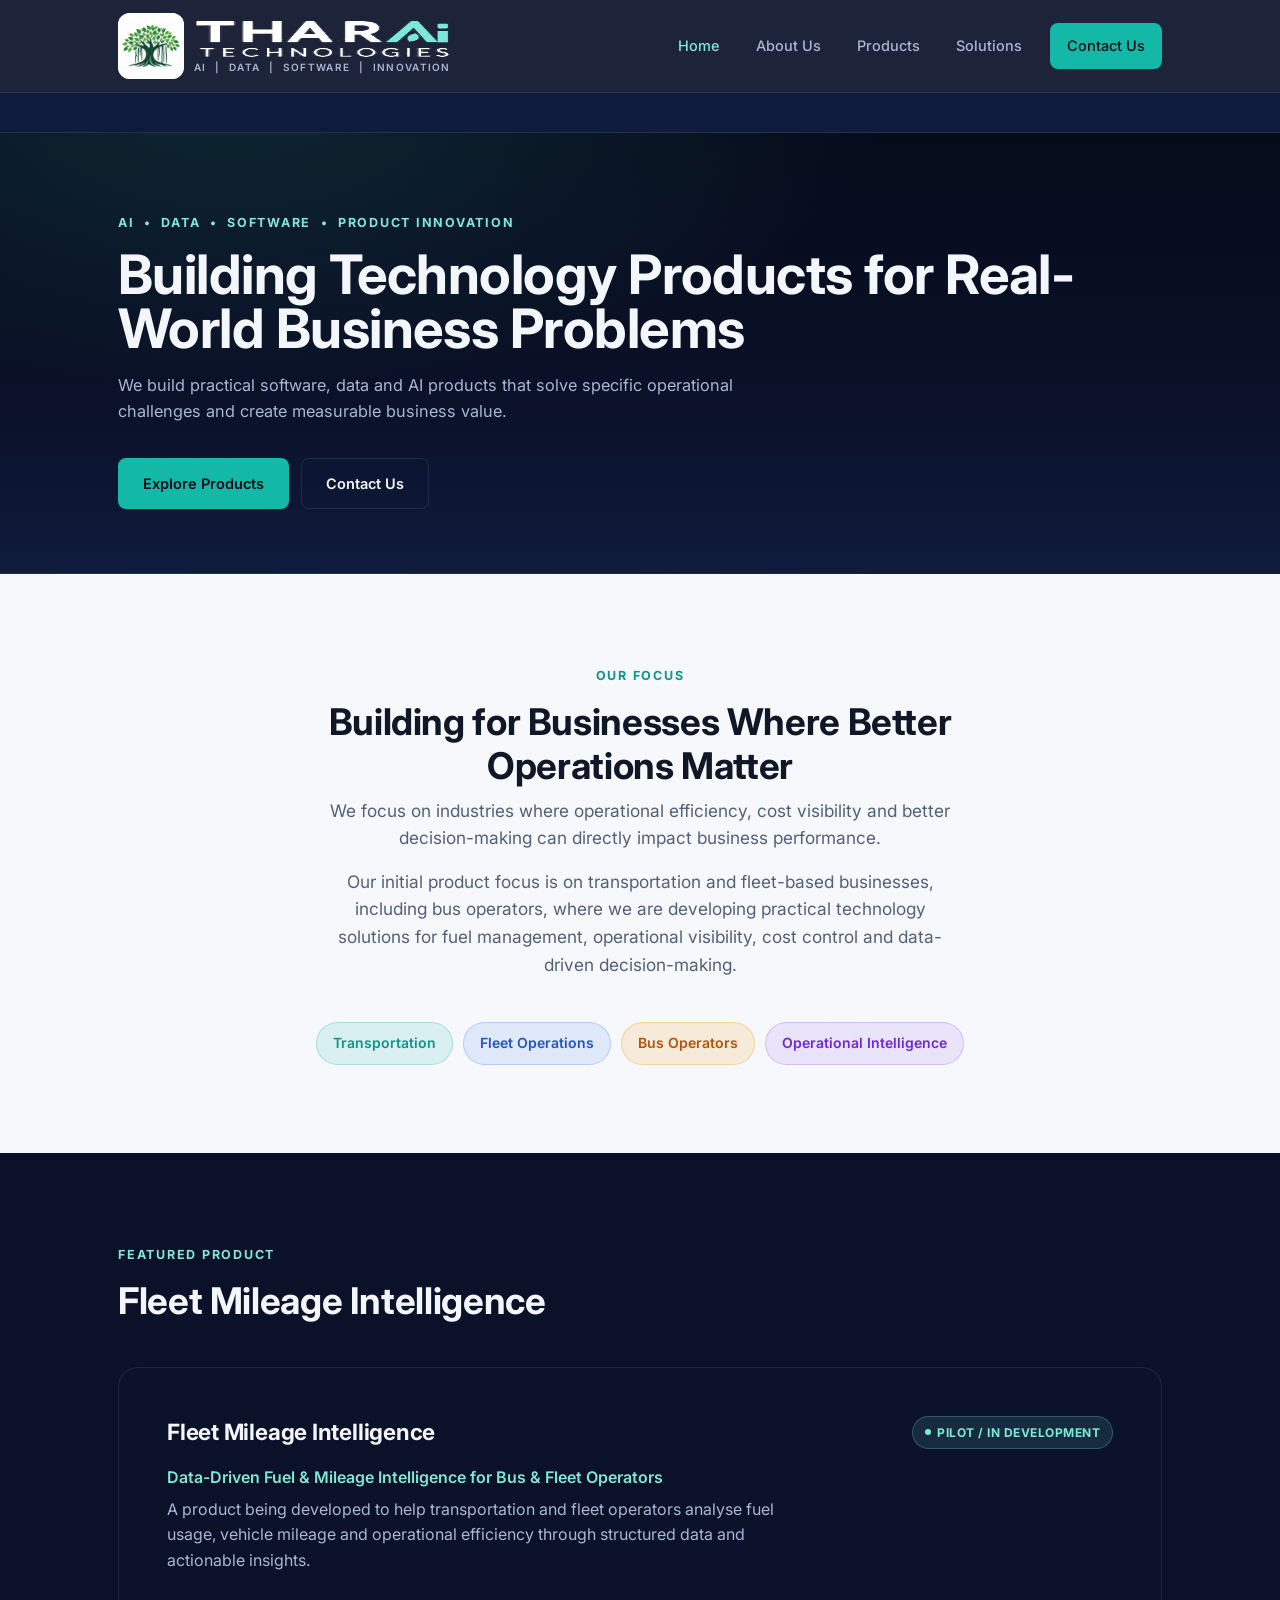
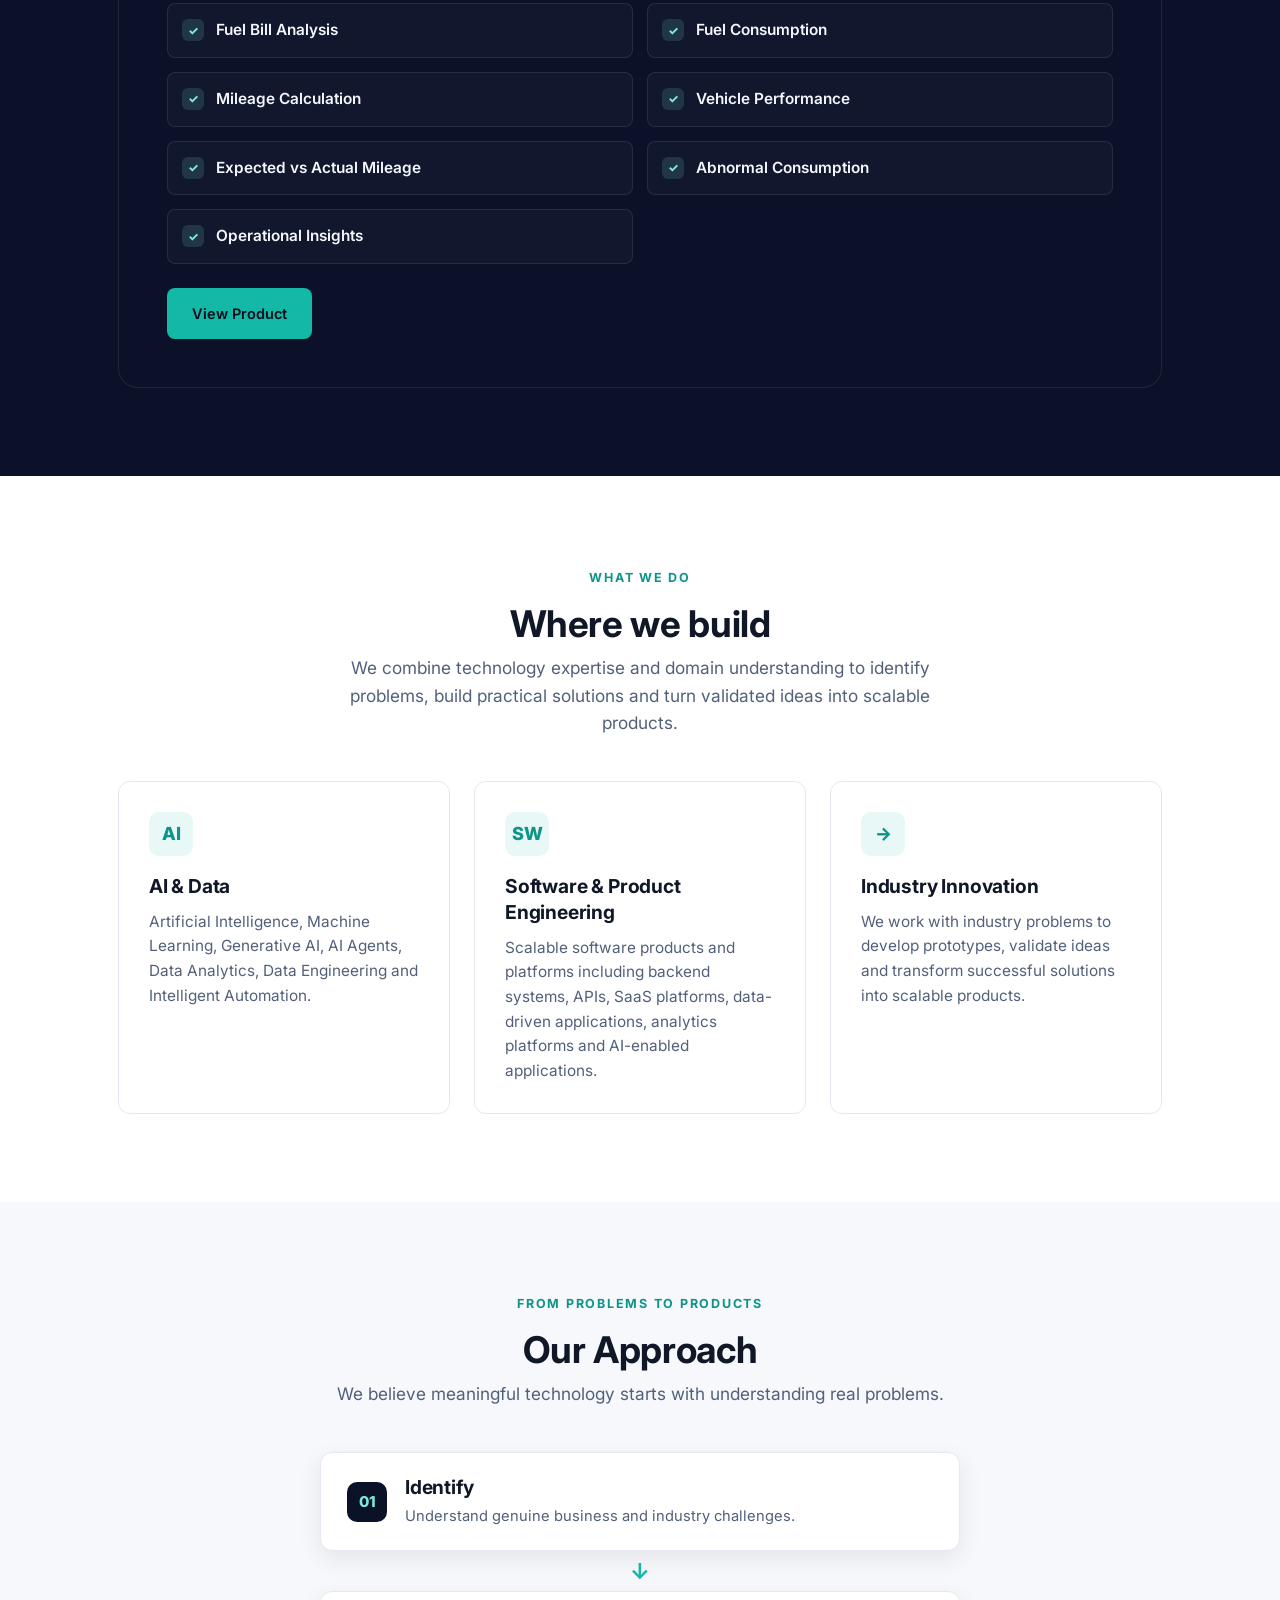
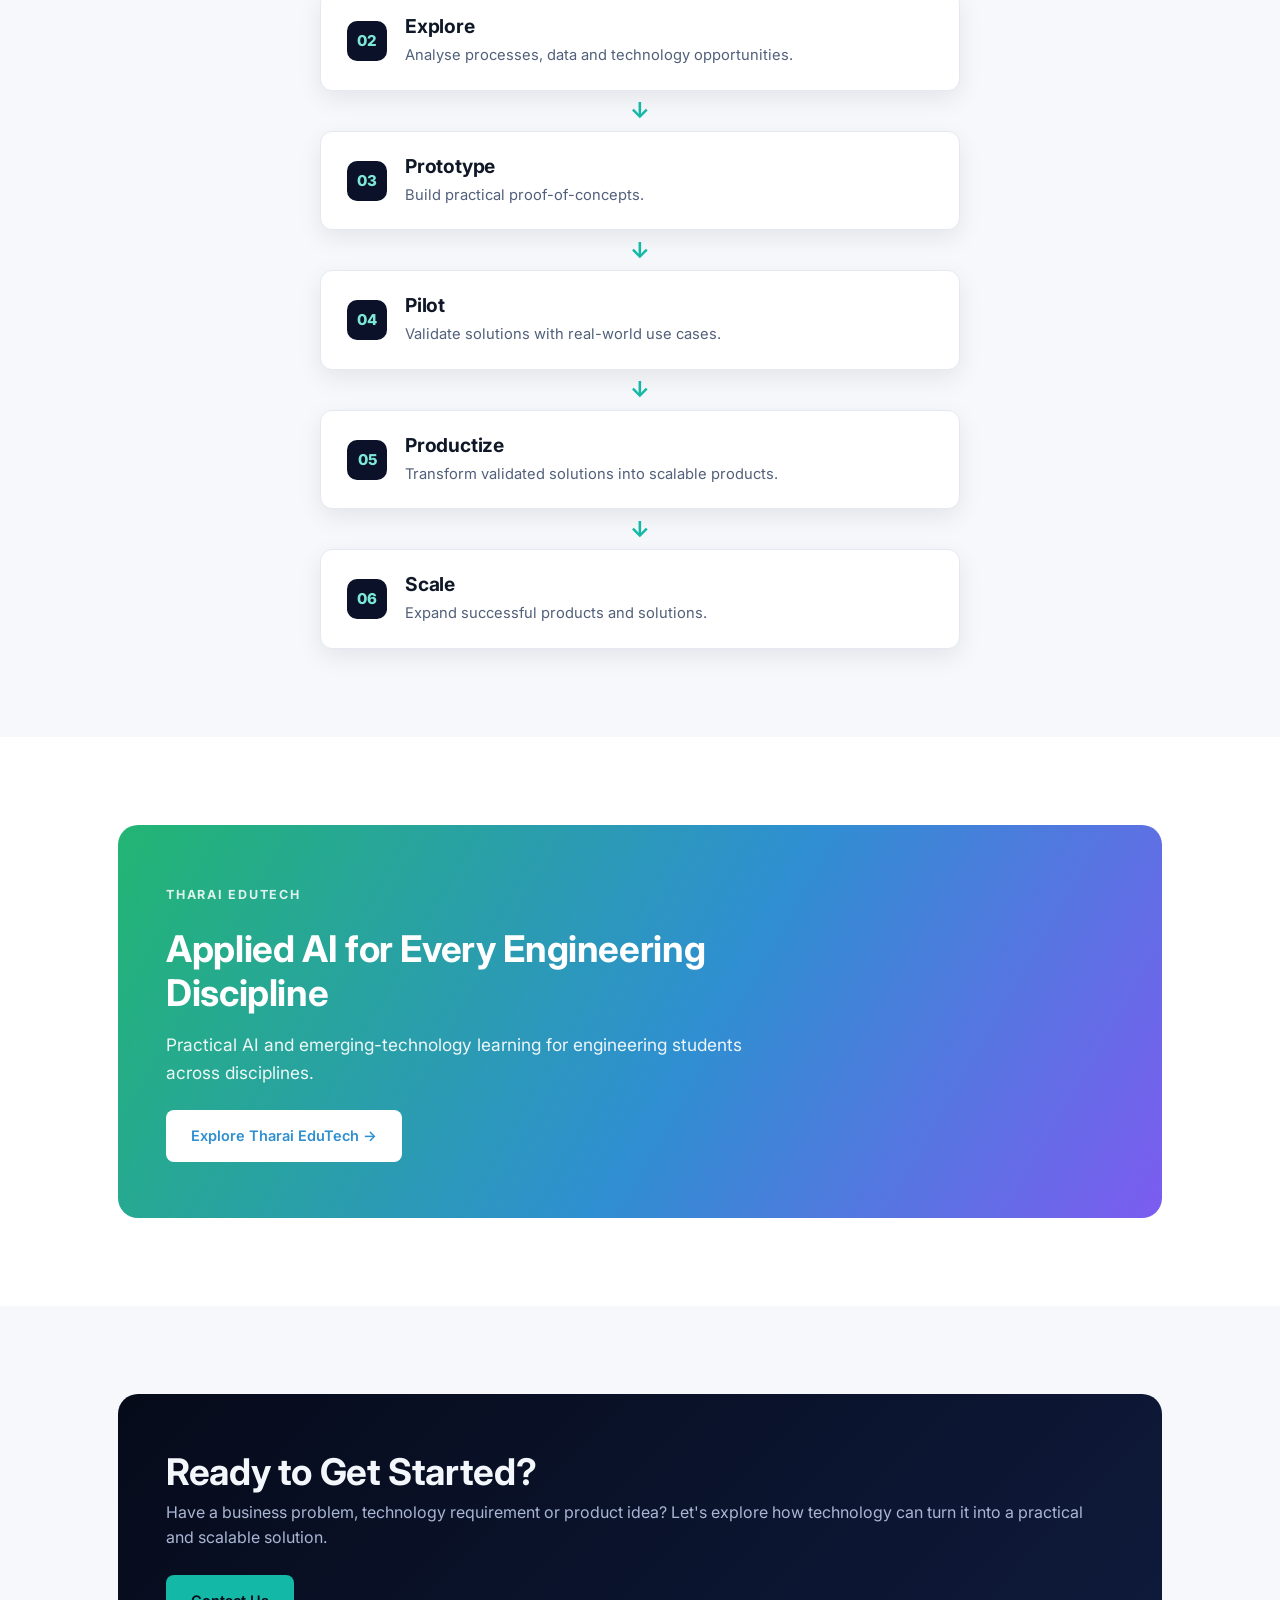
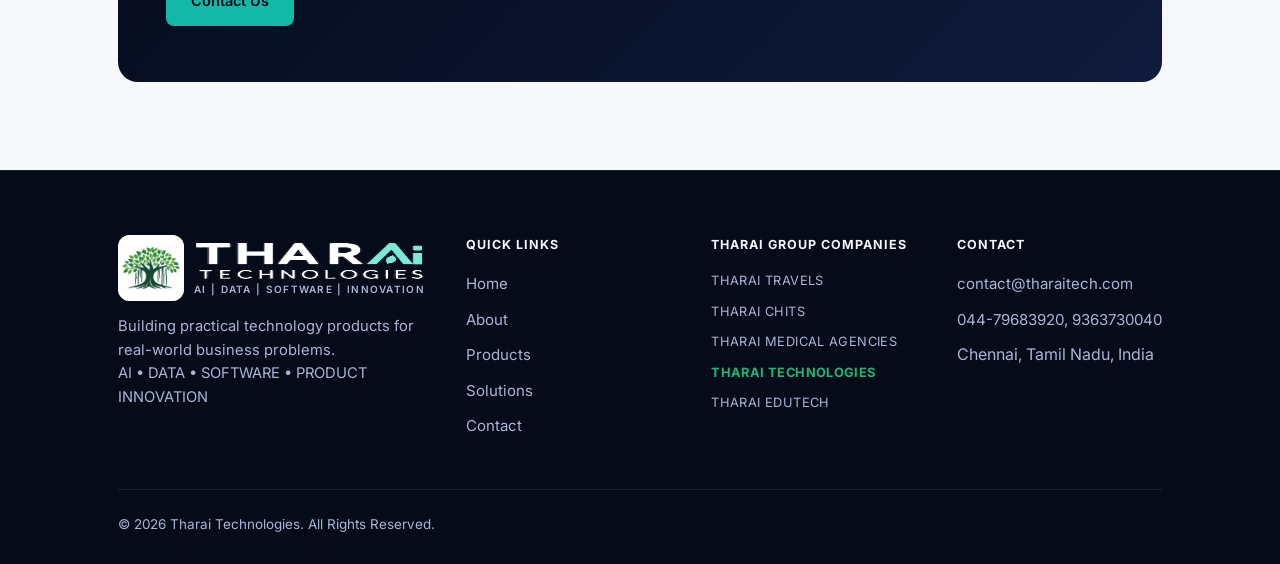
<file: index.html>
<!DOCTYPE html>
<html lang="en">
<head>
<meta charset="UTF-8" />
<meta name="viewport" content="width=device-width, initial-scale=1.0" />
<title>Tharai Technologies | Technology Products for Real-World Business Problems</title>
<meta name="description" content="Tharai Technologies builds practical software, data and AI products that solve real business and industry problems, starting with transportation and fleet operations." />
<link rel="icon" type="image/svg+xml" href="assets/favicon.svg" />
<link rel="preconnect" href="https://fonts.googleapis.com" />
<link rel="preconnect" href="https://fonts.gstatic.com" crossorigin />
<link href="https://fonts.googleapis.com/css2?family=Inter:wght@400;500;600;700;800&display=swap" rel="stylesheet" />
<link rel="stylesheet" href="css/style.css" />
</head>
<body>

<header class="site-header">
  <div class="container nav">
    <a href="index.html" class="brand">
      <img class="brand-mark" src="assets/tharai-tech-logo-mark-white.png" alt="" />
      <span class="brand-text">
        <img class="brand-wordmark" src="assets/tharai-wordmark.png?v=4" alt="Tharai Technologies" />
        <span>AI &nbsp;|&nbsp; DATA &nbsp;|&nbsp; SOFTWARE &nbsp;|&nbsp; INNOVATION</span>
      </span>
    </a>
    <nav class="nav-links" id="nav-links">
      <a href="index.html">Home</a>
      <a href="about.html">About Us</a>
      <a href="products.html">Products</a>
      <a href="solutions.html">Solutions</a>
      <a href="contact.html" class="btn btn-primary nav-cta">Contact Us</a>
    </nav>
    <button class="nav-toggle" aria-label="Toggle navigation" aria-expanded="false"><span></span></button>
  </div>
</header>

<div class="announcement-bar">
  <div class="announcement-track">
    <a class="announcement-item" href="https://tharai-edutech.onrender.com/" target="_blank" rel="noopener">
      <span class="tag">NEW</span>
      <span>Tharai EduTech | Applied AI Programs for Every Engineering Discipline</span>
      <span class="arrow">→ Explore</span>
    </a>
  </div>
</div>

<main>

  <!-- Frame 1: Hero -->
  <section class="hero">
    <div class="container">
      <span class="eyebrow eyebrow--on-dark">AI &nbsp;•&nbsp; Data &nbsp;•&nbsp; Software &nbsp;•&nbsp; Product Innovation</span>
      <h1>Building Technology Products for Real-World Business Problems</h1>
      <p class="lede-sub">We build practical software, data and AI products that solve specific operational challenges and create measurable business value.</p>
      <div class="hero-actions">
        <a href="products.html" class="btn btn-primary">Explore Products</a>
        <a href="contact.html" class="btn btn-outline">Contact Us</a>
      </div>
    </div>
  </section>

  <!-- Frame 2: Our Focus -->
  <section class="section-alt">
    <div class="container">
      <div class="section-heading center">
        <span class="eyebrow">Our Focus</span>
        <h2>Building for Businesses Where Better Operations Matter</h2>
        <p class="lede mt-8" style="margin-left:auto; margin-right:auto;">We focus on industries where operational efficiency, cost visibility and better decision-making can directly impact business performance.</p>
        <p class="lede mt-16" style="margin-left:auto; margin-right:auto;">Our initial product focus is on transportation and fleet-based businesses, including bus operators, where we are developing practical technology solutions for fuel management, operational visibility, cost control and data-driven decision-making.</p>
      </div>
      <div class="chip-row" style="justify-content:center;">
        <span class="chip">Transportation</span>
        <span class="chip">Fleet Operations</span>
        <span class="chip">Bus Operators</span>
        <span class="chip">Operational Intelligence</span>
      </div>
    </div>
  </section>

  <!-- Frame 3: Featured Product -->
  <section class="section-dark">
    <div class="container">
      <div class="section-heading">
        <span class="eyebrow eyebrow--on-dark">Featured Product</span>
        <h2>Fleet Mileage Intelligence</h2>
      </div>

      <div class="feature-panel">
        <div class="feature-head">
          <h3 style="font-size:1.4rem;">Fleet Mileage Intelligence</h3>
          <span class="badge badge--on-dark">Pilot / In Development</span>
        </div>
        <p style="color:var(--teal-300); font-weight:600; margin-bottom:6px;">Data-Driven Fuel &amp; Mileage Intelligence for Bus &amp; Fleet Operators</p>
        <p style="color:var(--text-on-dark-muted); max-width:620px;">A product being developed to help transportation and fleet operators analyse fuel usage, vehicle mileage and operational efficiency through structured data and actionable insights.</p>

        <ul class="capability-list">
          <li><span class="tick">✓</span><span><strong>Fuel Bill Analysis</strong></span></li>
          <li><span class="tick">✓</span><span><strong>Fuel Consumption</strong></span></li>
          <li><span class="tick">✓</span><span><strong>Mileage Calculation</strong></span></li>
          <li><span class="tick">✓</span><span><strong>Vehicle Performance</strong></span></li>
          <li><span class="tick">✓</span><span><strong>Expected vs Actual Mileage</strong></span></li>
          <li><span class="tick">✓</span><span><strong>Abnormal Consumption</strong></span></li>
          <li><span class="tick">✓</span><span><strong>Operational Insights</strong></span></li>
        </ul>

        <a href="products.html" class="btn btn-primary mt-24">View Product</a>
      </div>
    </div>
  </section>

  <!-- Frame 4: What We Do -->
  <section>
    <div class="container">
      <div class="section-heading center">
        <span class="eyebrow">What We Do</span>
        <h2>Where we build</h2>
        <p class="lede mt-8" style="margin-left:auto; margin-right:auto;">We combine technology expertise and domain understanding to identify problems, build practical solutions and turn validated ideas into scalable products.</p>
      </div>
      <div class="grid grid-3">
        <div class="card">
          <div class="card-icon">AI</div>
          <h3>AI &amp; Data</h3>
          <p>Artificial Intelligence, Machine Learning, Generative AI, AI Agents, Data Analytics, Data Engineering and Intelligent Automation.</p>
        </div>
        <div class="card">
          <div class="card-icon">SW</div>
          <h3>Software &amp; Product Engineering</h3>
          <p>Scalable software products and platforms including backend systems, APIs, SaaS platforms, data-driven applications, analytics platforms and AI-enabled applications.</p>
        </div>
        <div class="card">
          <div class="card-icon">→</div>
          <h3>Industry Innovation</h3>
          <p>We work with industry problems to develop prototypes, validate ideas and transform successful solutions into scalable products.</p>
        </div>
      </div>
    </div>
  </section>

  <!-- Frame 5: From Problems to Products -->
  <section class="section-alt">
    <div class="container">
      <div class="section-heading center">
        <span class="eyebrow">From Problems to Products</span>
        <h2>Our Approach</h2>
        <p class="lede mt-8" style="margin-left:auto; margin-right:auto;">We believe meaningful technology starts with understanding real problems.</p>
      </div>

      <div class="flow">
        <div class="flow-step">
          <div class="flow-num">01</div>
          <div><h3>Identify</h3><p>Understand genuine business and industry challenges.</p></div>
        </div>
        <div class="flow-arrow">↓</div>

        <div class="flow-step">
          <div class="flow-num">02</div>
          <div><h3>Explore</h3><p>Analyse processes, data and technology opportunities.</p></div>
        </div>
        <div class="flow-arrow">↓</div>

        <div class="flow-step">
          <div class="flow-num">03</div>
          <div><h3>Prototype</h3><p>Build practical proof-of-concepts.</p></div>
        </div>
        <div class="flow-arrow">↓</div>

        <div class="flow-step">
          <div class="flow-num">04</div>
          <div><h3>Pilot</h3><p>Validate solutions with real-world use cases.</p></div>
        </div>
        <div class="flow-arrow">↓</div>

        <div class="flow-step">
          <div class="flow-num">05</div>
          <div><h3>Productize</h3><p>Transform validated solutions into scalable products.</p></div>
        </div>
        <div class="flow-arrow">↓</div>

        <div class="flow-step">
          <div class="flow-num">06</div>
          <div><h3>Scale</h3><p>Expand successful products and solutions.</p></div>
        </div>
      </div>
    </div>
  </section>

  <!-- Frame 6: TharaiEduTech (home page only, secondary) -->
  <section>
    <div class="container">
      <div class="edutech-panel">
        <span class="eyebrow">Tharai EduTech</span>
        <h2 class="mt-8">Applied AI for Every Engineering Discipline</h2>
        <p class="lede mt-16">Practical AI and emerging-technology learning for engineering students across disciplines.</p>
        <a href="https://tharai-edutech.onrender.com/" target="_blank" rel="noopener" class="btn btn-primary mt-24">Explore Tharai EduTech →</a>
      </div>
    </div>
  </section>

  <!-- Frame 7: Final CTA -->
  <section class="section-alt">
    <div class="container">
      <div class="cta-strip">
        <div>
          <h2>Ready to Get Started?</h2>
          <p>Have a business problem, technology requirement or product idea? Let's explore how technology can turn it into a practical and scalable solution.</p>
        </div>
        <a href="contact.html" class="btn btn-primary">Contact Us</a>
      </div>
    </div>
  </section>

</main>

<footer class="site-footer">
  <div class="container">
    <div class="footer-grid">
      <div class="footer-brand">
        <a href="index.html" class="brand">
          <img class="brand-mark" src="assets/tharai-tech-logo-mark-white.png" alt="" />
          <span class="brand-text">
            <img class="brand-wordmark" src="assets/tharai-wordmark.png?v=4" alt="Tharai Technologies" />
            <span>AI | DATA | SOFTWARE | INNOVATION</span>
          </span>
        </a>
        <p>Building practical technology products for real-world business problems.<br>AI • DATA • SOFTWARE • PRODUCT INNOVATION</p>
      </div>
      <div class="footer-col">
        <h4>Quick Links</h4>
        <ul>
          <li><a href="index.html">Home</a></li>
          <li><a href="about.html">About</a></li>
          <li><a href="products.html">Products</a></li>
          <li><a href="solutions.html">Solutions</a></li>
          <li><a href="contact.html">Contact</a></li>
        </ul>
      </div>
      <div class="footer-col">
        <h4>Tharai Group Companies</h4>
        <ul class="group-companies">
          <li>THARAI TRAVELS</li>
          <li>THARAI CHITS</li>
          <li>THARAI MEDICAL AGENCIES</li>
          <li class="current-company">THARAI TECHNOLOGIES</li>
          <li><a href="https://tharai-edutech.onrender.com/" target="_blank" rel="noopener">THARAI EDUTECH</a></li>
        </ul>
      </div>
      <div class="footer-col">
        <h4>Contact</h4>
        <ul>
          <li><a href="mailto:contact@tharaitech.com">contact@tharaitech.com</a></li>
          <li><a href="tel:04479683920">044-79683920</a>, <a href="tel:9363730040">9363730040</a></li>
          <li>Chennai, Tamil Nadu, India</li>
        </ul>
      </div>
    </div>
    <div class="footer-bottom">
      <span>© <span id="footer-year"></span> Tharai Technologies. All Rights Reserved.</span>
    </div>
  </div>
</footer>

<script src="js/main.js"></script>
</body>
</html>
</file>
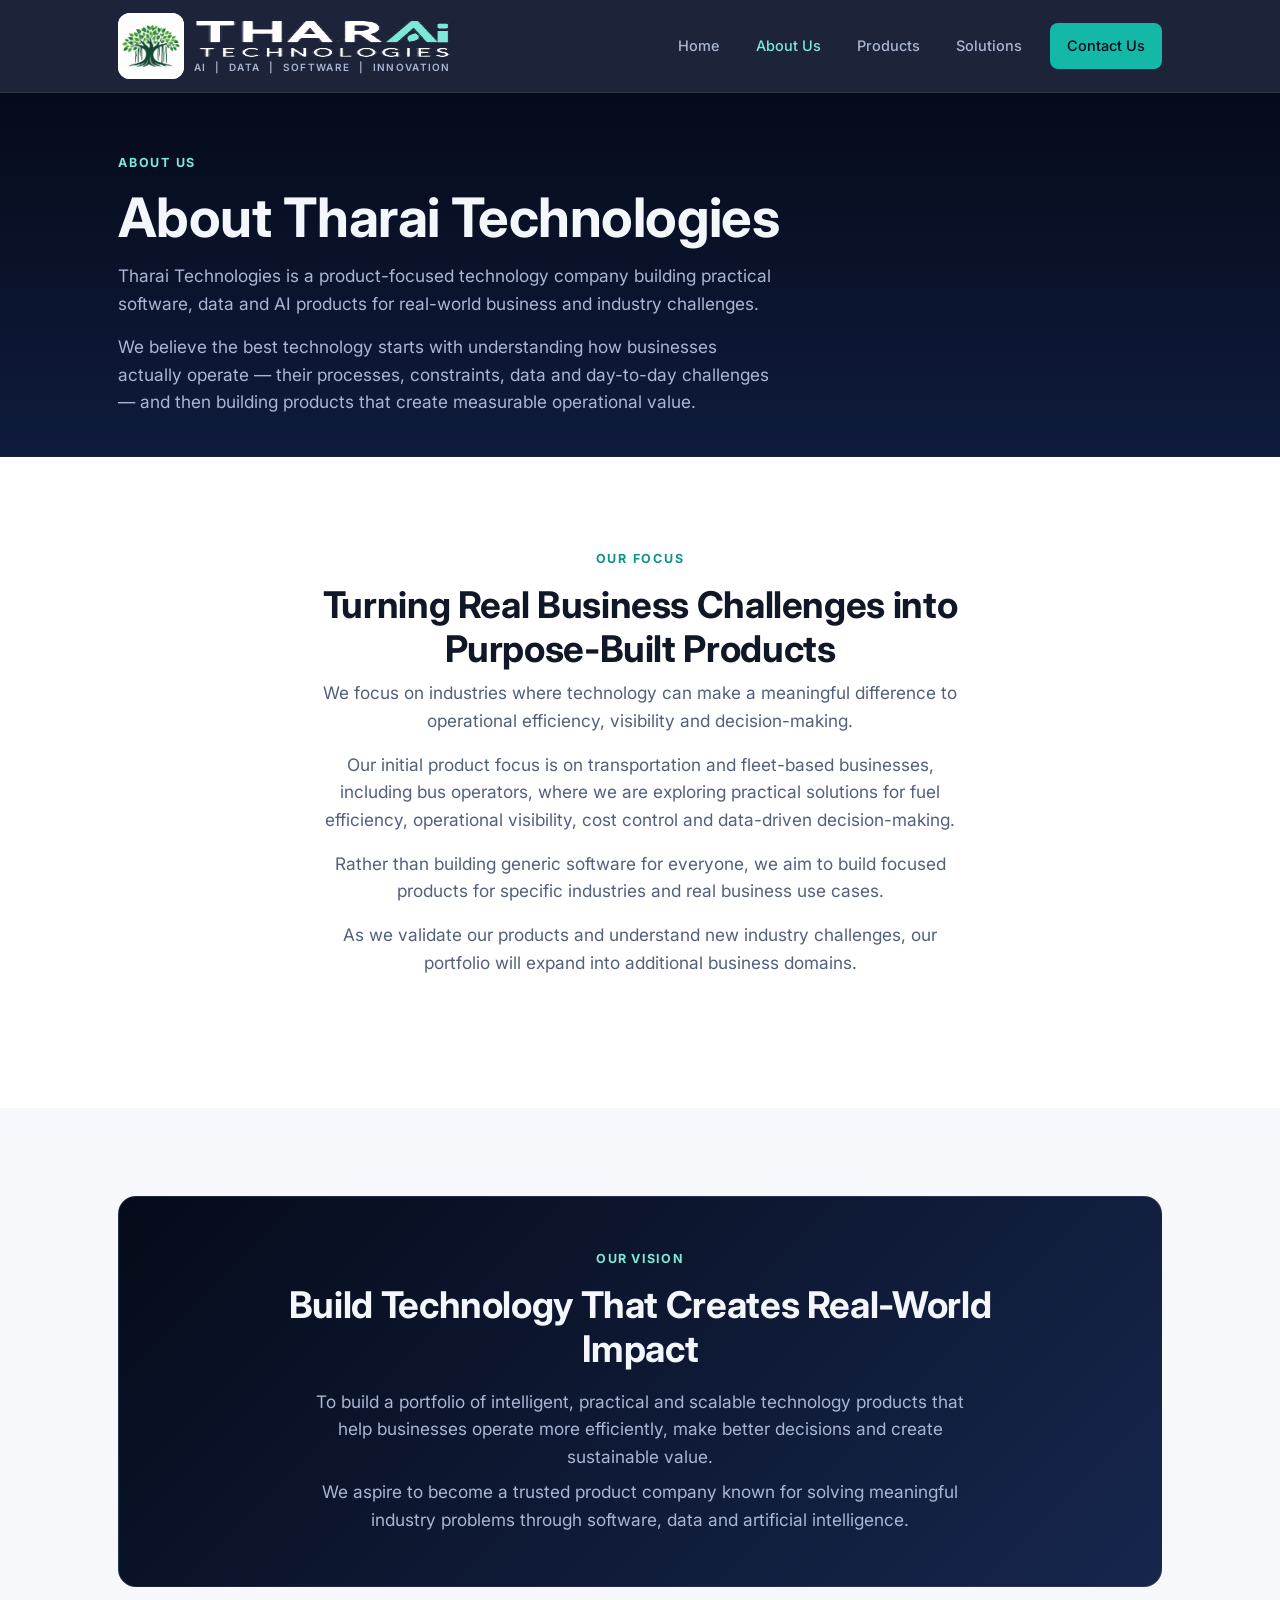
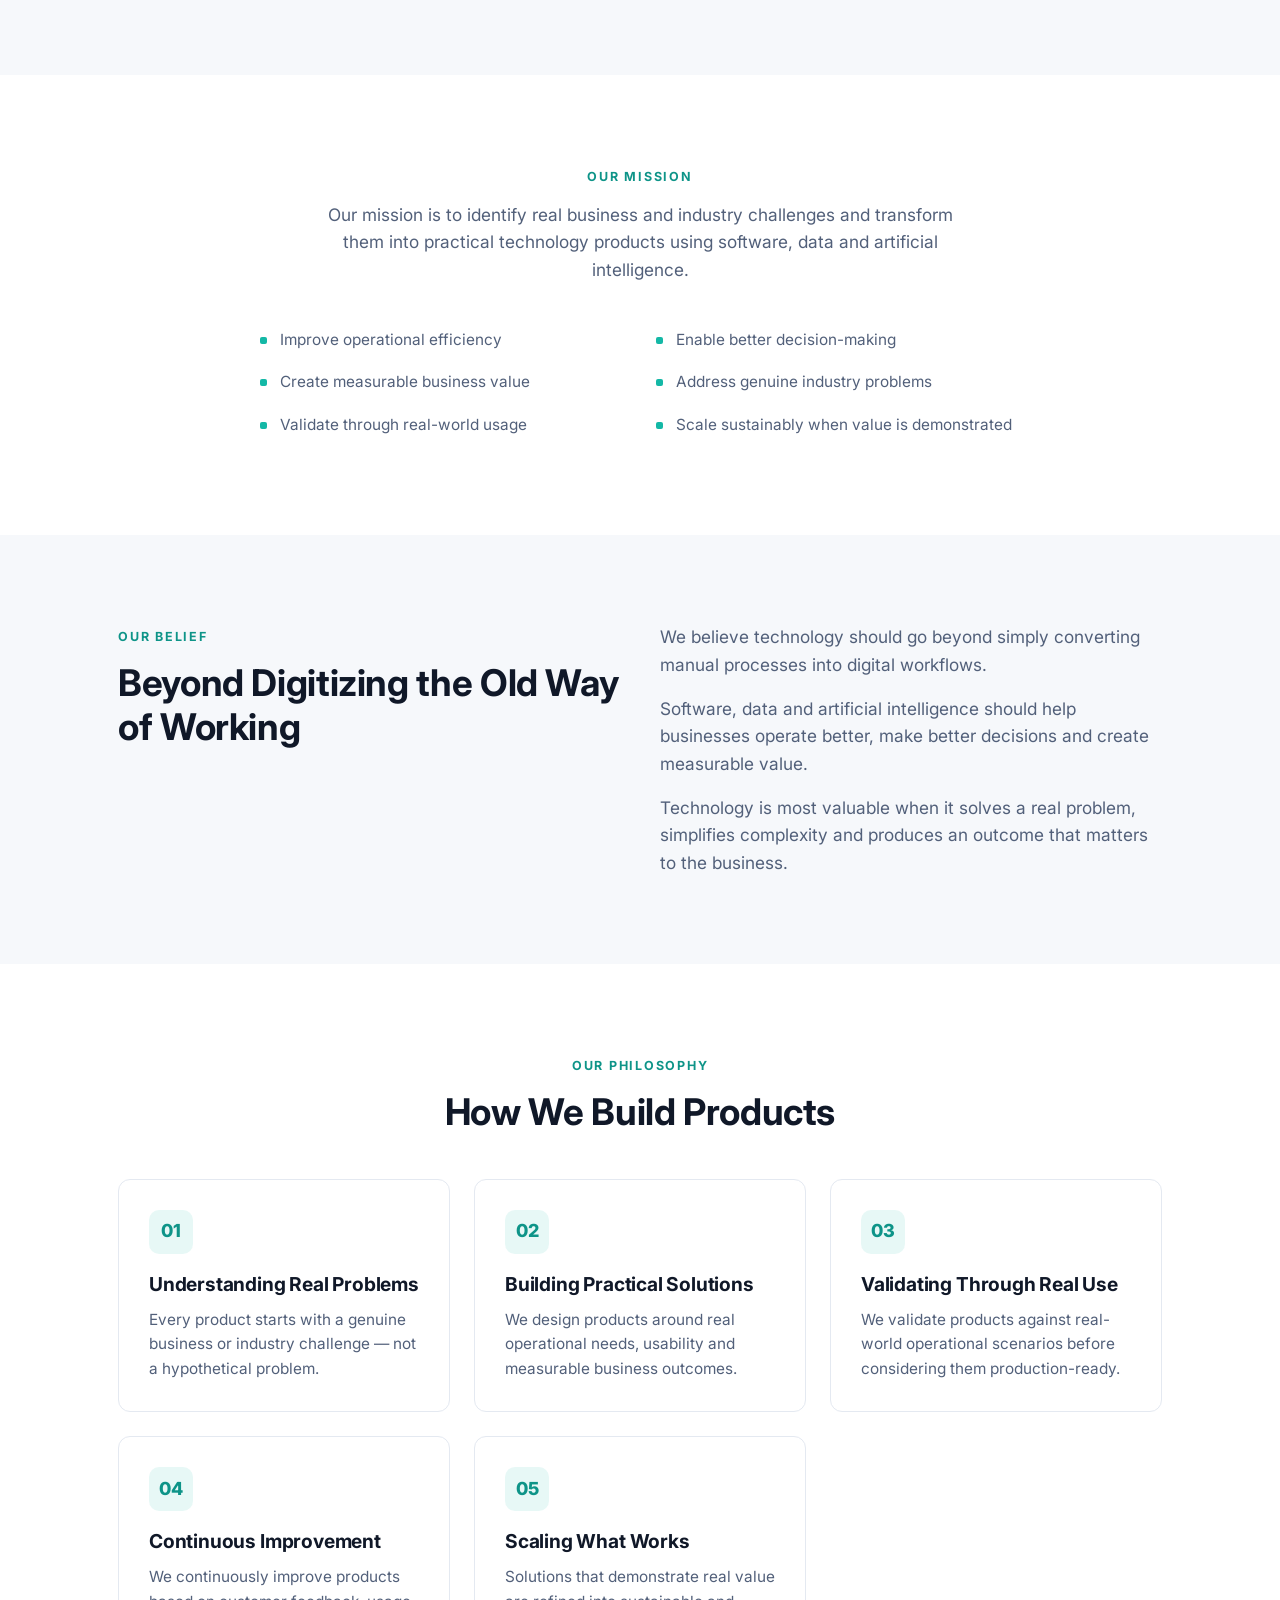
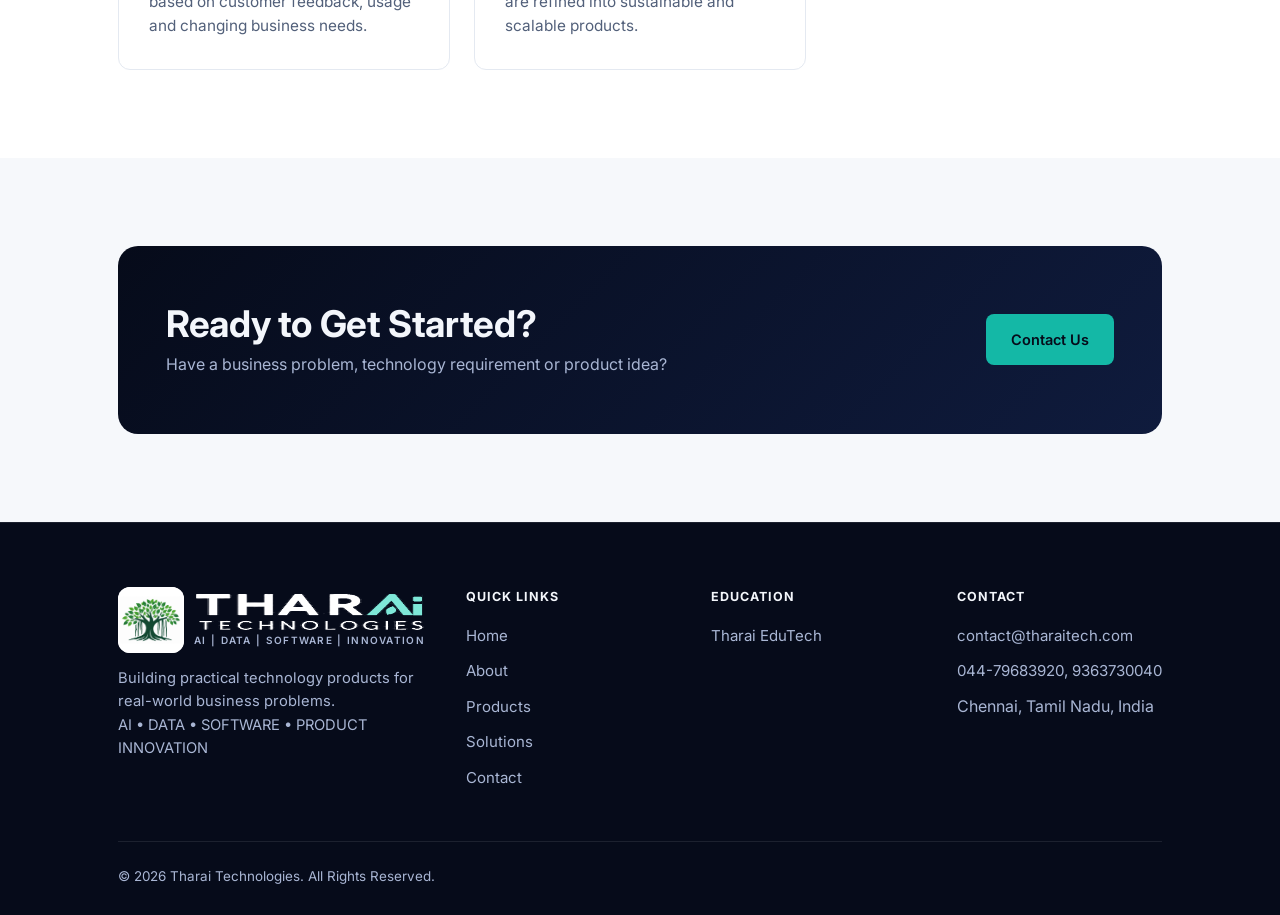
<file: about.html>
<!DOCTYPE html>
<html lang="en">
<head>
<meta charset="UTF-8" />
<meta name="viewport" content="width=device-width, initial-scale=1.0" />
<title>About Us | Tharai Technologies</title>
<meta name="description" content="Tharai Technologies is a product-focused technology company building practical software, data and AI products for real-world business and industry challenges." />
<link rel="icon" type="image/svg+xml" href="assets/favicon.svg" />
<link rel="preconnect" href="https://fonts.googleapis.com" />
<link rel="preconnect" href="https://fonts.gstatic.com" crossorigin />
<link href="https://fonts.googleapis.com/css2?family=Inter:wght@400;500;600;700;800&display=swap" rel="stylesheet" />
<link rel="stylesheet" href="css/style.css" />
</head>
<body>

<header class="site-header">
  <div class="container nav">
    <a href="index.html" class="brand">
      <img class="brand-mark" src="assets/tharai-tech-logo-mark-white.png" alt="" />
      <span class="brand-text">
        <img class="brand-wordmark" src="assets/tharai-wordmark.png?v=4" alt="Tharai Technologies" />
        <span>AI &nbsp;|&nbsp; DATA &nbsp;|&nbsp; SOFTWARE &nbsp;|&nbsp; INNOVATION</span>
      </span>
    </a>
    <nav class="nav-links" id="nav-links">
      <a href="index.html">Home</a>
      <a href="about.html">About Us</a>
      <a href="products.html">Products</a>
      <a href="solutions.html">Solutions</a>
      <a href="contact.html" class="btn btn-primary nav-cta">Contact Us</a>
    </nav>
    <button class="nav-toggle" aria-label="Toggle navigation" aria-expanded="false"><span></span></button>
  </div>
</header>

<main>

  <!-- Frame 1: Introduction -->
  <section class="page-hero">
    <div class="container">
      <span class="eyebrow eyebrow--on-dark">About Us</span>
      <h1>About Tharai Technologies</h1>
      <p class="lede">Tharai Technologies is a product-focused technology company building practical software, data and AI products for real-world business and industry challenges.</p>
      <p class="lede mt-16">We believe the best technology starts with understanding how businesses actually operate — their processes, constraints, data and day-to-day challenges — and then building products that create measurable operational value.</p>
    </div>
  </section>

  <!-- Frame 2: Our Focus -->
  <section>
    <div class="container">
      <div class="section-heading center">
        <span class="eyebrow">Our Focus</span>
        <h2>Turning Real Business Challenges into Purpose-Built Products</h2>
        <p class="lede mt-8" style="margin-left:auto; margin-right:auto;">We focus on industries where technology can make a meaningful difference to operational efficiency, visibility and decision-making.</p>
        <p class="lede mt-16" style="margin-left:auto; margin-right:auto;">Our initial product focus is on transportation and fleet-based businesses, including bus operators, where we are exploring practical solutions for fuel efficiency, operational visibility, cost control and data-driven decision-making.</p>
        <p class="lede mt-16" style="margin-left:auto; margin-right:auto;">Rather than building generic software for everyone, we aim to build focused products for specific industries and real business use cases.</p>
        <p class="lede mt-16" style="margin-left:auto; margin-right:auto;">As we validate our products and understand new industry challenges, our portfolio will expand into additional business domains.</p>
      </div>
    </div>
  </section>

  <!-- Frame 3: Vision -->
  <section class="section-alt">
    <div class="container">
      <div class="banner">
        <p class="small">Our Vision</p>
        <h2>Build Technology That Creates Real-World Impact</h2>
        <p class="lede mt-16" style="max-width:680px; margin-left:auto; margin-right:auto;">To build a portfolio of intelligent, practical and scalable technology products that help businesses operate more efficiently, make better decisions and create sustainable value.</p>
        <p class="lede mt-8" style="max-width:680px; margin-left:auto; margin-right:auto;">We aspire to become a trusted product company known for solving meaningful industry problems through software, data and artificial intelligence.</p>
      </div>
    </div>
  </section>

  <!-- Frame 4: Mission -->
  <section>
    <div class="container">
      <div class="section-heading center">
        <span class="eyebrow">Our Mission</span>
        <p class="lede" style="margin-left:auto; margin-right:auto;">Our mission is to identify real business and industry challenges and transform them into practical technology products using software, data and artificial intelligence.</p>
      </div>
      <ul class="bullet-grid">
        <li>Improve operational efficiency</li>
        <li>Enable better decision-making</li>
        <li>Create measurable business value</li>
        <li>Address genuine industry problems</li>
        <li>Validate through real-world usage</li>
        <li>Scale sustainably when value is demonstrated</li>
      </ul>
    </div>
  </section>

  <!-- Frame 5: Our Belief -->
  <section class="section-alt">
    <div class="container two-col">
      <div>
        <span class="eyebrow">Our Belief</span>
        <h2>Beyond Digitizing the Old Way of Working</h2>
      </div>
      <div>
        <p class="lede">We believe technology should go beyond simply converting manual processes into digital workflows.</p>
        <p class="lede mt-16">Software, data and artificial intelligence should help businesses operate better, make better decisions and create measurable value.</p>
        <p class="lede mt-16">Technology is most valuable when it solves a real problem, simplifies complexity and produces an outcome that matters to the business.</p>
      </div>
    </div>
  </section>

  <!-- Frame 6: How We Build Products -->
  <section>
    <div class="container">
      <div class="section-heading center">
        <span class="eyebrow">Our Philosophy</span>
        <h2>How We Build Products</h2>
      </div>
      <div class="grid grid-3">
        <div class="card">
          <div class="card-icon">01</div>
          <h3>Understanding Real Problems</h3>
          <p>Every product starts with a genuine business or industry challenge — not a hypothetical problem.</p>
        </div>
        <div class="card">
          <div class="card-icon">02</div>
          <h3>Building Practical Solutions</h3>
          <p>We design products around real operational needs, usability and measurable business outcomes.</p>
        </div>
        <div class="card">
          <div class="card-icon">03</div>
          <h3>Validating Through Real Use</h3>
          <p>We validate products against real-world operational scenarios before considering them production-ready.</p>
        </div>
        <div class="card">
          <div class="card-icon">04</div>
          <h3>Continuous Improvement</h3>
          <p>We continuously improve products based on customer feedback, usage and changing business needs.</p>
        </div>
        <div class="card">
          <div class="card-icon">05</div>
          <h3>Scaling What Works</h3>
          <p>Solutions that demonstrate real value are refined into sustainable and scalable products.</p>
        </div>
      </div>
    </div>
  </section>

  <section class="section-alt">
    <div class="container">
      <div class="cta-strip" style="background:linear-gradient(135deg, var(--navy-950), var(--navy-800));">
        <div>
          <h2>Ready to Get Started?</h2>
          <p>Have a business problem, technology requirement or product idea?</p>
        </div>
        <a href="contact.html" class="btn btn-primary">Contact Us</a>
      </div>
    </div>
  </section>

</main>

<footer class="site-footer">
  <div class="container">
    <div class="footer-grid">
      <div class="footer-brand">
        <a href="index.html" class="brand">
          <img class="brand-mark" src="assets/tharai-tech-logo-mark-white.png" alt="" />
          <span class="brand-text">
            <img class="brand-wordmark" src="assets/tharai-wordmark.png?v=4" alt="Tharai Technologies" />
            <span>AI | DATA | SOFTWARE | INNOVATION</span>
          </span>
        </a>
        <p>Building practical technology products for real-world business problems.<br>AI • DATA • SOFTWARE • PRODUCT INNOVATION</p>
      </div>
      <div class="footer-col">
        <h4>Quick Links</h4>
        <ul>
          <li><a href="index.html">Home</a></li>
          <li><a href="about.html">About</a></li>
          <li><a href="products.html">Products</a></li>
          <li><a href="solutions.html">Solutions</a></li>
          <li><a href="contact.html">Contact</a></li>
        </ul>
      </div>
      <div class="footer-col">
        <h4>Education</h4>
        <ul>
          <li><a href="https://tharai-edutech.onrender.com/" target="_blank" rel="noopener">Tharai EduTech</a></li>
        </ul>
      </div>
      <div class="footer-col">
        <h4>Contact</h4>
        <ul>
          <li><a href="mailto:contact@tharaitech.com">contact@tharaitech.com</a></li>
          <li><a href="tel:04479683920">044-79683920</a>, <a href="tel:9363730040">9363730040</a></li>
          <li>Chennai, Tamil Nadu, India</li>
        </ul>
      </div>
    </div>
    <div class="footer-bottom">
      <span>© <span id="footer-year"></span> Tharai Technologies. All Rights Reserved.</span>
    </div>
  </div>
</footer>

<script src="js/main.js"></script>
</body>
</html>
</file>
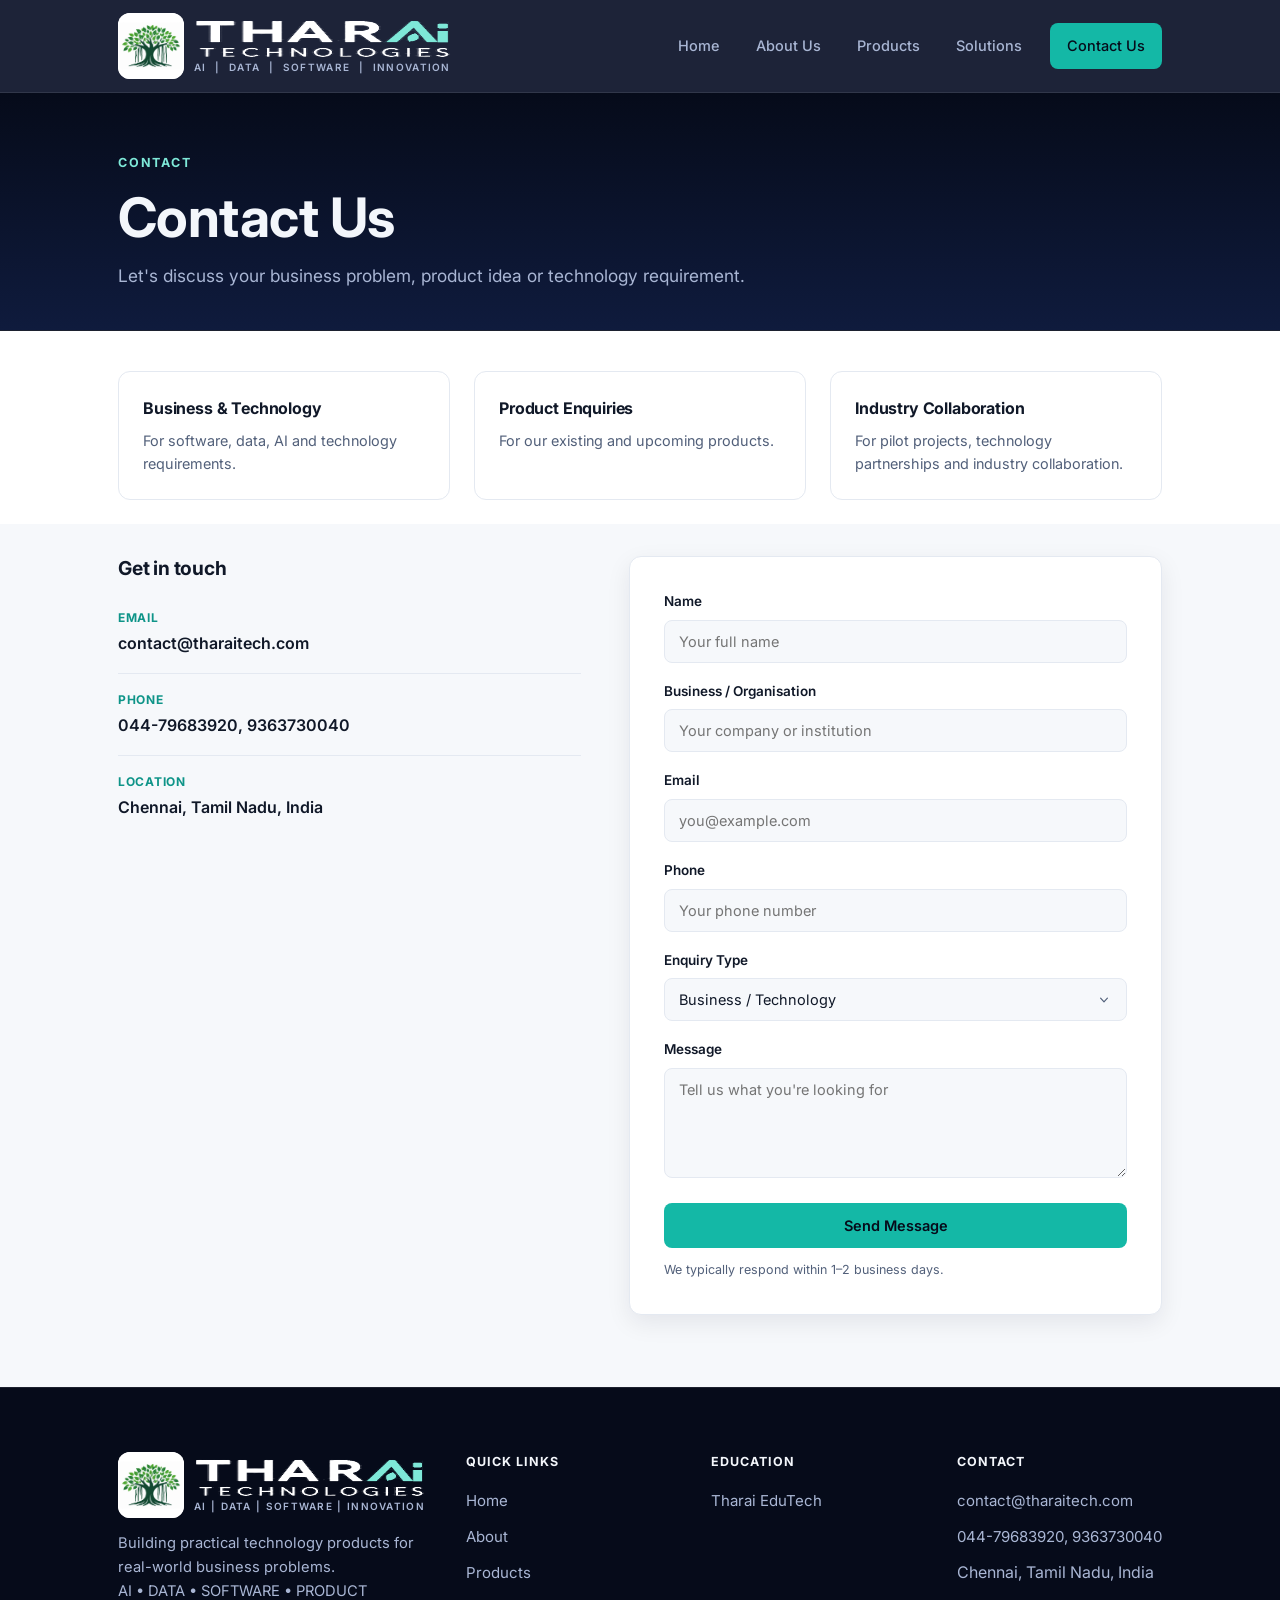
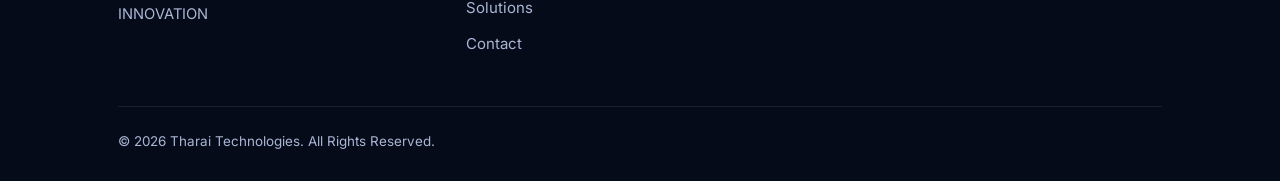
<file: contact.html>
<!DOCTYPE html>
<html lang="en">
<head>
<meta charset="UTF-8" />
<meta name="viewport" content="width=device-width, initial-scale=1.0" />
<title>Contact Us | Tharai Technologies</title>
<meta name="description" content="Contact Tharai Technologies to discuss a business problem, product idea or technology requirement." />
<link rel="icon" type="image/svg+xml" href="assets/favicon.svg" />
<link rel="preconnect" href="https://fonts.googleapis.com" />
<link rel="preconnect" href="https://fonts.gstatic.com" crossorigin />
<link href="https://fonts.googleapis.com/css2?family=Inter:wght@400;500;600;700;800&display=swap" rel="stylesheet" />
<link rel="stylesheet" href="css/style.css" />
</head>
<body>

<header class="site-header">
  <div class="container nav">
    <a href="index.html" class="brand">
      <img class="brand-mark" src="assets/tharai-tech-logo-mark-white.png" alt="" />
      <span class="brand-text">
        <img class="brand-wordmark" src="assets/tharai-wordmark.png?v=4" alt="Tharai Technologies" />
        <span>AI &nbsp;|&nbsp; DATA &nbsp;|&nbsp; SOFTWARE &nbsp;|&nbsp; INNOVATION</span>
      </span>
    </a>
    <nav class="nav-links" id="nav-links">
      <a href="index.html">Home</a>
      <a href="about.html">About Us</a>
      <a href="products.html">Products</a>
      <a href="solutions.html">Solutions</a>
      <a href="contact.html" class="btn btn-primary nav-cta">Contact Us</a>
    </nav>
    <button class="nav-toggle" aria-label="Toggle navigation" aria-expanded="false"><span></span></button>
  </div>
</header>

<main>

  <section class="page-hero">
    <div class="container">
      <span class="eyebrow eyebrow--on-dark">Contact</span>
      <h1>Contact Us</h1>
      <p class="lede">Let's discuss your business problem, product idea or technology requirement.</p>
    </div>
  </section>

  <section style="padding: 40px 0 24px;">
    <div class="container">
      <div class="grid grid-3">
        <div class="category-card">
          <h4>Business &amp; Technology</h4>
          <p>For software, data, AI and technology requirements.</p>
        </div>
        <div class="category-card">
          <h4>Product Enquiries</h4>
          <p>For our existing and upcoming products.</p>
        </div>
        <div class="category-card">
          <h4>Industry Collaboration</h4>
          <p>For pilot projects, technology partnerships and industry collaboration.</p>
        </div>
      </div>
    </div>
  </section>

  <section class="section-alt" style="padding: 32px 0 72px;">
    <div class="container">
      <div class="contact-grid">

        <div class="contact-info">
          <h3>Get in touch</h3>

          <div class="contact-detail">
            <div>
              <div class="label">Email</div>
              <div class="value"><a href="mailto:contact@tharaitech.com">contact@tharaitech.com</a></div>
            </div>
          </div>
          <div class="contact-detail">
            <div>
              <div class="label">Phone</div>
              <div class="value"><a href="tel:04479683920">044-79683920</a>, <a href="tel:9363730040">9363730040</a></div>
            </div>
          </div>
          <div class="contact-detail">
            <div>
              <div class="label">Location</div>
              <div class="value">Chennai, Tamil Nadu, India</div>
            </div>
          </div>
        </div>

        <div class="form-card">
          <form id="contact-form" name="contact" method="POST" data-netlify="true" data-netlify-honeypot="bot-field" data-business-email="contact@tharaitech.com" data-fallback-email="tharaitech@gmail.com" novalidate>
            <input type="hidden" name="form-name" value="contact" />
            <p style="display:none;">
              <label>Leave this field blank: <input name="bot-field" /></label>
            </p>
            <div class="form-row">
              <label for="name">Name</label>
              <input type="text" id="name" name="name" placeholder="Your full name" required />
            </div>
            <div class="form-row">
              <label for="organization">Business / Organisation</label>
              <input type="text" id="organization" name="organization" placeholder="Your company or institution" />
            </div>
            <div class="form-row">
              <label for="email">Email</label>
              <input type="email" id="email" name="email" placeholder="you@example.com" required />
            </div>
            <div class="form-row">
              <label for="phone">Phone</label>
              <input type="tel" id="phone" name="phone" placeholder="Your phone number" />
            </div>
            <div class="form-row">
              <label for="enquiryType">Enquiry Type</label>
              <select id="enquiryType" name="enquiryType">
                <option value="Business / Technology">Business / Technology</option>
                <option value="Product Enquiry">Product Enquiry</option>
                <option value="Industry Collaboration">Industry Collaboration</option>
                <option value="General Enquiry">General Enquiry</option>
              </select>
            </div>
            <div class="form-row">
              <label for="message">Message</label>
              <textarea id="message" name="message" placeholder="Tell us what you're looking for" required></textarea>
            </div>
            <button type="submit" class="btn btn-primary btn-block">Send Message</button>
            <p class="form-note">We typically respond within 1–2 business days.</p>
            <p class="form-status" id="form-status"></p>
          </form>
        </div>

      </div>
    </div>
  </section>

</main>

<footer class="site-footer">
  <div class="container">
    <div class="footer-grid">
      <div class="footer-brand">
        <a href="index.html" class="brand">
          <img class="brand-mark" src="assets/tharai-tech-logo-mark-white.png" alt="" />
          <span class="brand-text">
            <img class="brand-wordmark" src="assets/tharai-wordmark.png?v=4" alt="Tharai Technologies" />
            <span>AI | DATA | SOFTWARE | INNOVATION</span>
          </span>
        </a>
        <p>Building practical technology products for real-world business problems.<br>AI • DATA • SOFTWARE • PRODUCT INNOVATION</p>
      </div>
      <div class="footer-col">
        <h4>Quick Links</h4>
        <ul>
          <li><a href="index.html">Home</a></li>
          <li><a href="about.html">About</a></li>
          <li><a href="products.html">Products</a></li>
          <li><a href="solutions.html">Solutions</a></li>
          <li><a href="contact.html">Contact</a></li>
        </ul>
      </div>
      <div class="footer-col">
        <h4>Education</h4>
        <ul>
          <li><a href="https://tharai-edutech.onrender.com/" target="_blank" rel="noopener">Tharai EduTech</a></li>
        </ul>
      </div>
      <div class="footer-col">
        <h4>Contact</h4>
        <ul>
          <li><a href="mailto:contact@tharaitech.com">contact@tharaitech.com</a></li>
          <li><a href="tel:04479683920">044-79683920</a>, <a href="tel:9363730040">9363730040</a></li>
          <li>Chennai, Tamil Nadu, India</li>
        </ul>
      </div>
    </div>
    <div class="footer-bottom">
      <span>© <span id="footer-year"></span> Tharai Technologies. All Rights Reserved.</span>
    </div>
  </div>
</footer>

<script src="js/main.js"></script>
</body>
</html>
</file>
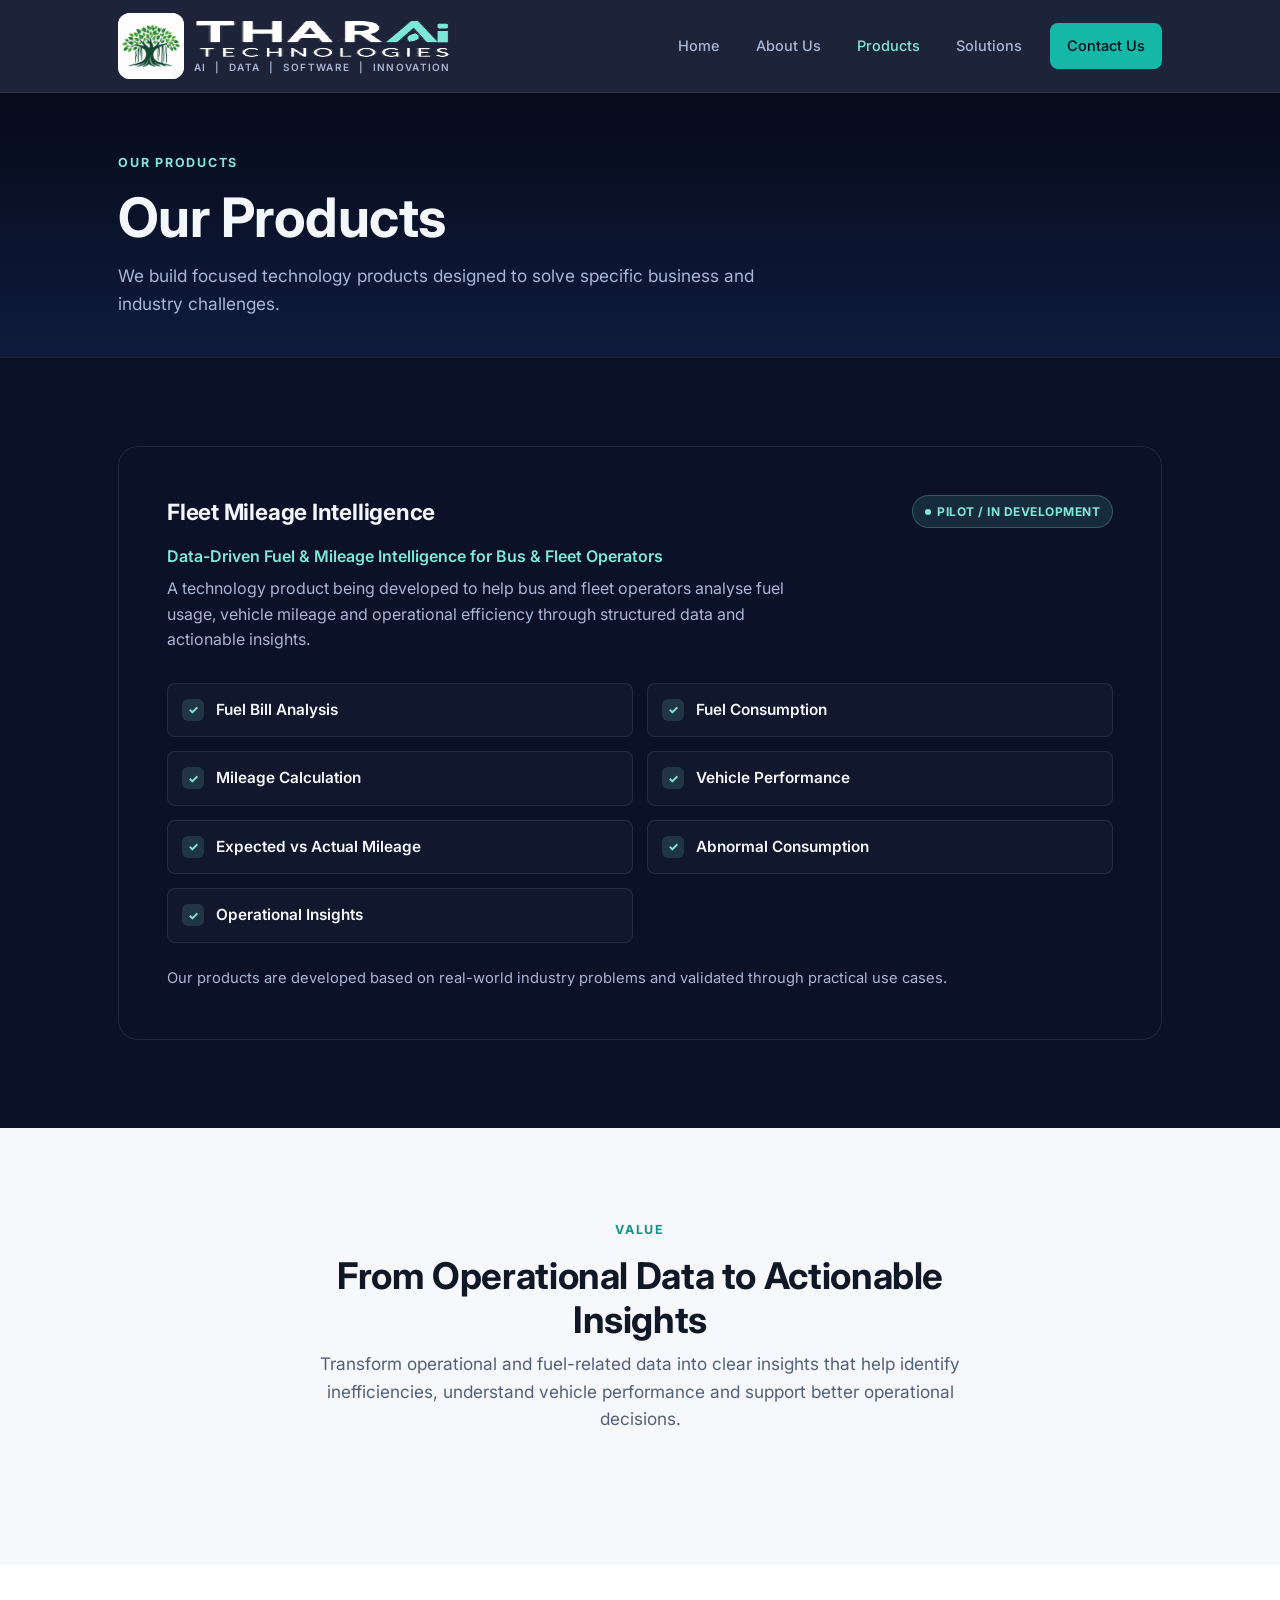
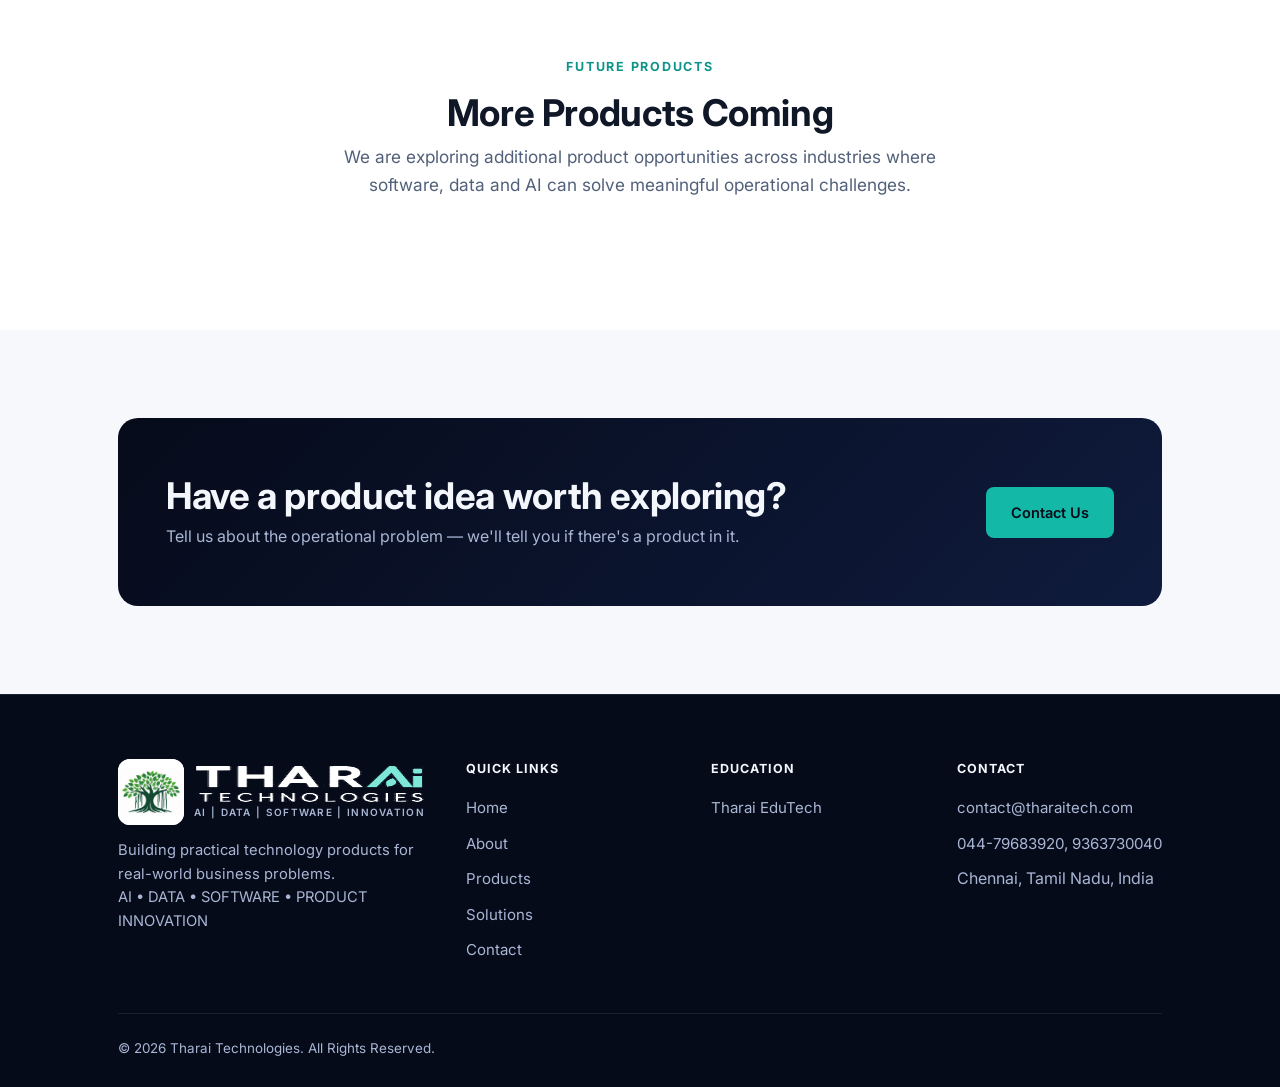
<file: products.html>
<!DOCTYPE html>
<html lang="en">
<head>
<meta charset="UTF-8" />
<meta name="viewport" content="width=device-width, initial-scale=1.0" />
<title>Products | Tharai Technologies</title>
<meta name="description" content="Focused technology products from Tharai Technologies designed to solve specific business and industry challenges, including Fleet Mileage Intelligence." />
<link rel="icon" type="image/svg+xml" href="assets/favicon.svg" />
<link rel="preconnect" href="https://fonts.googleapis.com" />
<link rel="preconnect" href="https://fonts.gstatic.com" crossorigin />
<link href="https://fonts.googleapis.com/css2?family=Inter:wght@400;500;600;700;800&display=swap" rel="stylesheet" />
<link rel="stylesheet" href="css/style.css" />
</head>
<body>

<header class="site-header">
  <div class="container nav">
    <a href="index.html" class="brand">
      <img class="brand-mark" src="assets/tharai-tech-logo-mark-white.png" alt="" />
      <span class="brand-text">
        <img class="brand-wordmark" src="assets/tharai-wordmark.png?v=4" alt="Tharai Technologies" />
        <span>AI &nbsp;|&nbsp; DATA &nbsp;|&nbsp; SOFTWARE &nbsp;|&nbsp; INNOVATION</span>
      </span>
    </a>
    <nav class="nav-links" id="nav-links">
      <a href="index.html">Home</a>
      <a href="about.html">About Us</a>
      <a href="products.html">Products</a>
      <a href="solutions.html">Solutions</a>
      <a href="contact.html" class="btn btn-primary nav-cta">Contact Us</a>
    </nav>
    <button class="nav-toggle" aria-label="Toggle navigation" aria-expanded="false"><span></span></button>
  </div>
</header>

<main>

  <section class="page-hero">
    <div class="container">
      <span class="eyebrow eyebrow--on-dark">Our Products</span>
      <h1>Our Products</h1>
      <p class="lede">We build focused technology products designed to solve specific business and industry challenges.</p>
    </div>
  </section>

  <section class="section-dark">
    <div class="container">
      <div class="feature-panel">
        <div class="feature-head">
          <h3 style="font-size:1.4rem;">Fleet Mileage Intelligence</h3>
          <span class="badge badge--on-dark">Pilot / In Development</span>
        </div>
        <p style="color:var(--teal-300); font-weight:600; margin-bottom:6px;">Data-Driven Fuel &amp; Mileage Intelligence for Bus &amp; Fleet Operators</p>
        <p style="color:var(--text-on-dark-muted); max-width:620px;">A technology product being developed to help bus and fleet operators analyse fuel usage, vehicle mileage and operational efficiency through structured data and actionable insights.</p>

        <ul class="capability-list">
          <li><span class="tick">✓</span><span><strong>Fuel Bill Analysis</strong></span></li>
          <li><span class="tick">✓</span><span><strong>Fuel Consumption</strong></span></li>
          <li><span class="tick">✓</span><span><strong>Mileage Calculation</strong></span></li>
          <li><span class="tick">✓</span><span><strong>Vehicle Performance</strong></span></li>
          <li><span class="tick">✓</span><span><strong>Expected vs Actual Mileage</strong></span></li>
          <li><span class="tick">✓</span><span><strong>Abnormal Consumption</strong></span></li>
          <li><span class="tick">✓</span><span><strong>Operational Insights</strong></span></li>
        </ul>

        <p class="mt-24" style="color:var(--text-on-dark-muted); font-size:0.92rem;">Our products are developed based on real-world industry problems and validated through practical use cases.</p>
      </div>
    </div>
  </section>

  <section class="section-alt">
    <div class="container">
      <div class="section-heading center">
        <span class="eyebrow">Value</span>
        <h2>From Operational Data to Actionable Insights</h2>
        <p class="lede mt-8" style="margin-left:auto; margin-right:auto;">Transform operational and fuel-related data into clear insights that help identify inefficiencies, understand vehicle performance and support better operational decisions.</p>
      </div>
    </div>
  </section>

  <section>
    <div class="container">
      <div class="section-heading center">
        <span class="eyebrow">Future Products</span>
        <h2>More Products Coming</h2>
        <p class="lede mt-8" style="margin-left:auto; margin-right:auto;">We are exploring additional product opportunities across industries where software, data and AI can solve meaningful operational challenges.</p>
      </div>
    </div>
  </section>

  <section class="section-alt">
    <div class="container">
      <div class="cta-strip" style="background:linear-gradient(135deg, var(--navy-950), var(--navy-800));">
        <div>
          <h2>Have a product idea worth exploring?</h2>
          <p>Tell us about the operational problem — we'll tell you if there's a product in it.</p>
        </div>
        <a href="contact.html" class="btn btn-primary">Contact Us</a>
      </div>
    </div>
  </section>

</main>

<footer class="site-footer">
  <div class="container">
    <div class="footer-grid">
      <div class="footer-brand">
        <a href="index.html" class="brand">
          <img class="brand-mark" src="assets/tharai-tech-logo-mark-white.png" alt="" />
          <span class="brand-text">
            <img class="brand-wordmark" src="assets/tharai-wordmark.png?v=4" alt="Tharai Technologies" />
            <span>AI | DATA | SOFTWARE | INNOVATION</span>
          </span>
        </a>
        <p>Building practical technology products for real-world business problems.<br>AI • DATA • SOFTWARE • PRODUCT INNOVATION</p>
      </div>
      <div class="footer-col">
        <h4>Quick Links</h4>
        <ul>
          <li><a href="index.html">Home</a></li>
          <li><a href="about.html">About</a></li>
          <li><a href="products.html">Products</a></li>
          <li><a href="solutions.html">Solutions</a></li>
          <li><a href="contact.html">Contact</a></li>
        </ul>
      </div>
      <div class="footer-col">
        <h4>Education</h4>
        <ul>
          <li><a href="https://tharai-edutech.onrender.com/" target="_blank" rel="noopener">Tharai EduTech</a></li>
        </ul>
      </div>
      <div class="footer-col">
        <h4>Contact</h4>
        <ul>
          <li><a href="mailto:contact@tharaitech.com">contact@tharaitech.com</a></li>
          <li><a href="tel:04479683920">044-79683920</a>, <a href="tel:9363730040">9363730040</a></li>
          <li>Chennai, Tamil Nadu, India</li>
        </ul>
      </div>
    </div>
    <div class="footer-bottom">
      <span>© <span id="footer-year"></span> Tharai Technologies. All Rights Reserved.</span>
    </div>
  </div>
</footer>

<script src="js/main.js"></script>
</body>
</html>
</file>
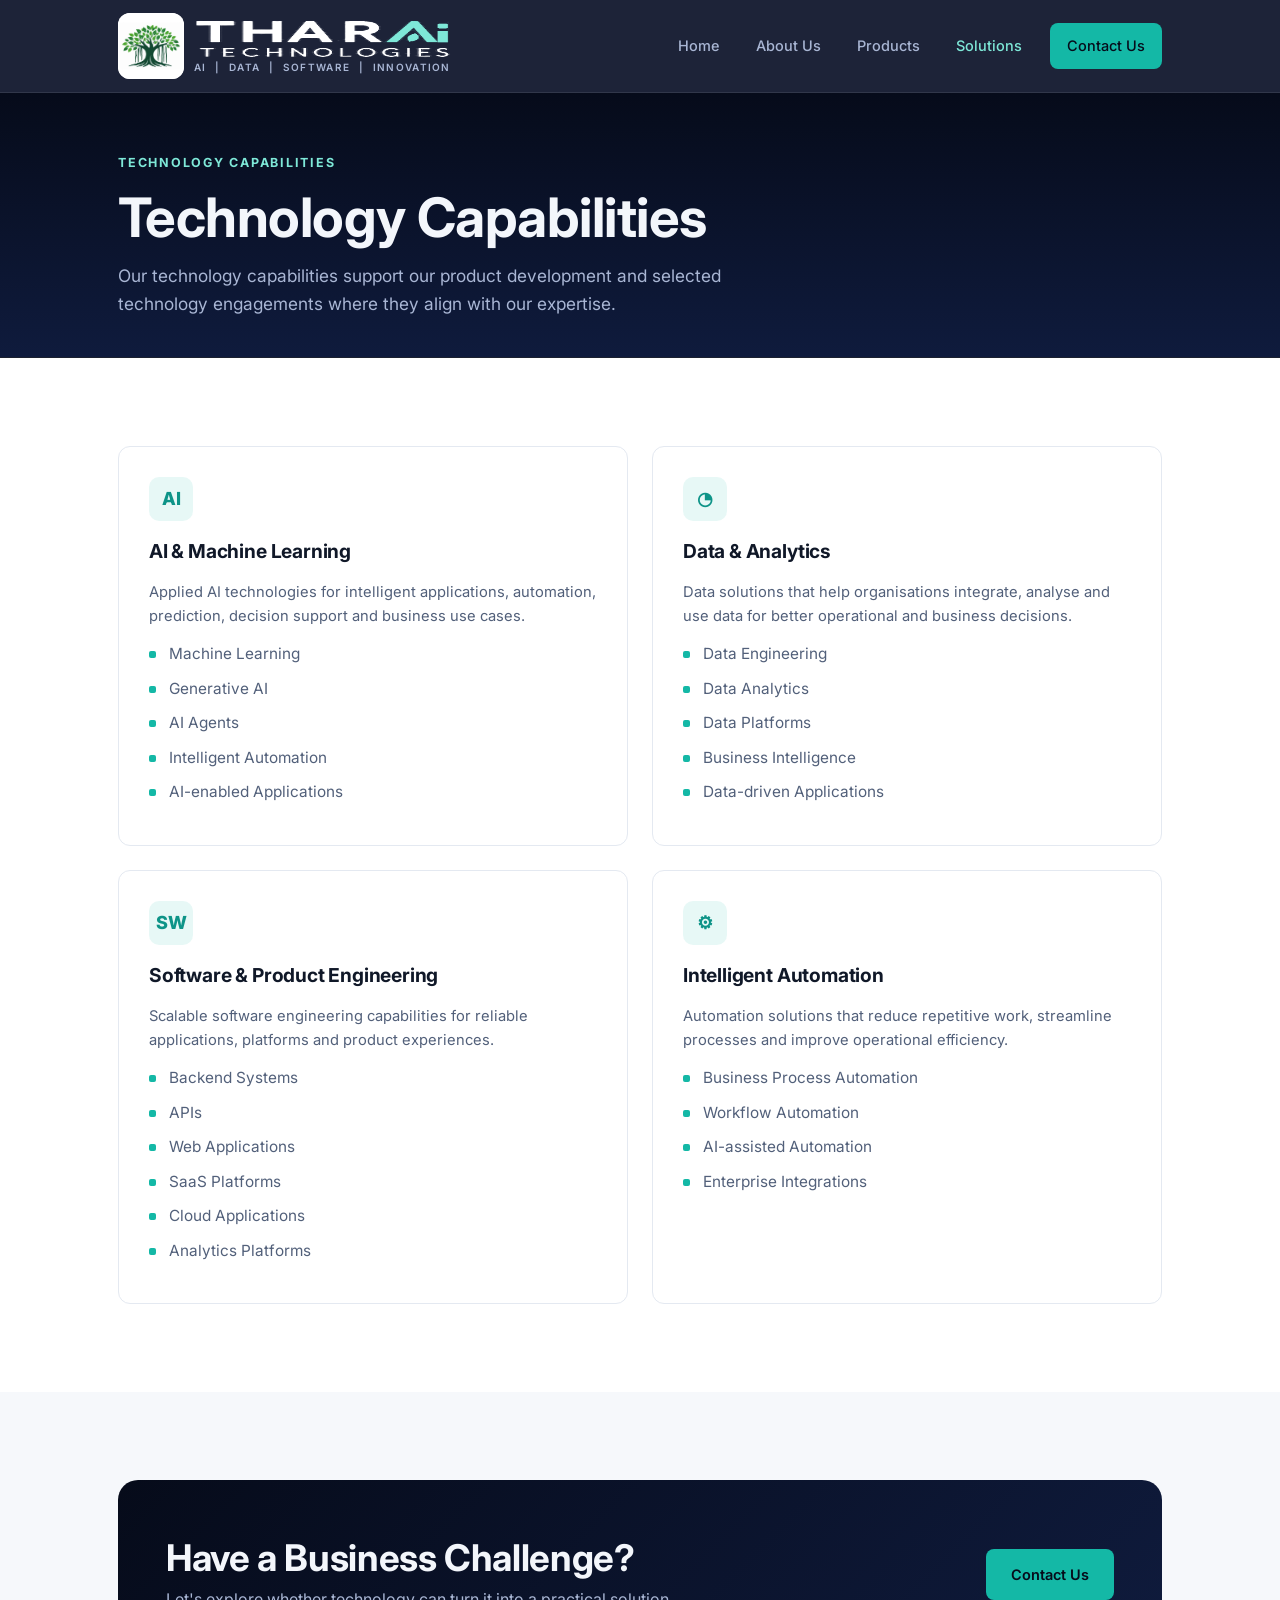
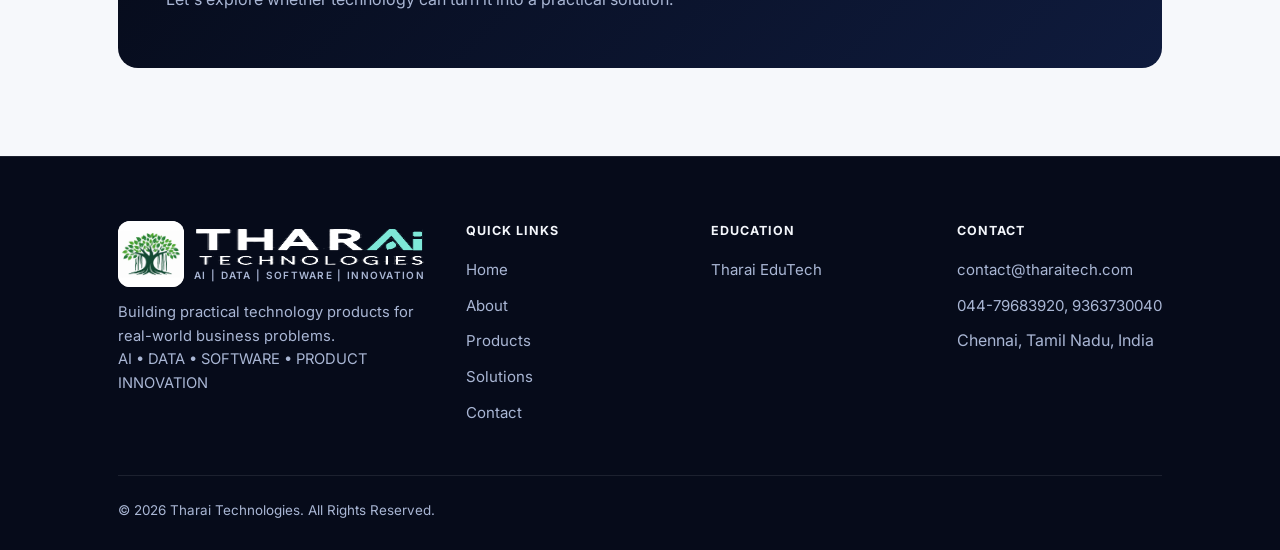
<file: solutions.html>
<!DOCTYPE html>
<html lang="en">
<head>
<meta charset="UTF-8" />
<meta name="viewport" content="width=device-width, initial-scale=1.0" />
<title>Technology Capabilities | Tharai Technologies</title>
<meta name="description" content="The technology capabilities behind Tharai Technologies' products — AI &amp; machine learning, data &amp; analytics, software engineering and intelligent automation." />
<link rel="icon" type="image/svg+xml" href="assets/favicon.svg" />
<link rel="preconnect" href="https://fonts.googleapis.com" />
<link rel="preconnect" href="https://fonts.gstatic.com" crossorigin />
<link href="https://fonts.googleapis.com/css2?family=Inter:wght@400;500;600;700;800&display=swap" rel="stylesheet" />
<link rel="stylesheet" href="css/style.css" />
</head>
<body>

<header class="site-header">
  <div class="container nav">
    <a href="index.html" class="brand">
      <img class="brand-mark" src="assets/tharai-tech-logo-mark-white.png" alt="" />
      <span class="brand-text">
        <img class="brand-wordmark" src="assets/tharai-wordmark.png?v=4" alt="Tharai Technologies" />
        <span>AI &nbsp;|&nbsp; DATA &nbsp;|&nbsp; SOFTWARE &nbsp;|&nbsp; INNOVATION</span>
      </span>
    </a>
    <nav class="nav-links" id="nav-links">
      <a href="index.html">Home</a>
      <a href="about.html">About Us</a>
      <a href="products.html">Products</a>
      <a href="solutions.html">Solutions</a>
      <a href="contact.html" class="btn btn-primary nav-cta">Contact Us</a>
    </nav>
    <button class="nav-toggle" aria-label="Toggle navigation" aria-expanded="false"><span></span></button>
  </div>
</header>

<main>

  <section class="page-hero">
    <div class="container">
      <span class="eyebrow eyebrow--on-dark">Technology Capabilities</span>
      <h1>Technology Capabilities</h1>
      <p class="lede">Our technology capabilities support our product development and selected technology engagements where they align with our expertise.</p>
    </div>
  </section>

  <section>
    <div class="container">
      <div class="grid grid-2">

        <div class="capability-group">
          <div class="card-icon">AI</div>
          <h3>AI &amp; Machine Learning</h3>
          <p style="color:var(--text-muted); font-size:0.92rem; margin-bottom:14px;">Applied AI technologies for intelligent applications, automation, prediction, decision support and business use cases.</p>
          <ul>
            <li>Machine Learning</li>
            <li>Generative AI</li>
            <li>AI Agents</li>
            <li>Intelligent Automation</li>
            <li>AI-enabled Applications</li>
          </ul>
        </div>

        <div class="capability-group">
          <div class="card-icon">◔</div>
          <h3>Data &amp; Analytics</h3>
          <p style="color:var(--text-muted); font-size:0.92rem; margin-bottom:14px;">Data solutions that help organisations integrate, analyse and use data for better operational and business decisions.</p>
          <ul>
            <li>Data Engineering</li>
            <li>Data Analytics</li>
            <li>Data Platforms</li>
            <li>Business Intelligence</li>
            <li>Data-driven Applications</li>
          </ul>
        </div>

        <div class="capability-group">
          <div class="card-icon">SW</div>
          <h3>Software &amp; Product Engineering</h3>
          <p style="color:var(--text-muted); font-size:0.92rem; margin-bottom:14px;">Scalable software engineering capabilities for reliable applications, platforms and product experiences.</p>
          <ul>
            <li>Backend Systems</li>
            <li>APIs</li>
            <li>Web Applications</li>
            <li>SaaS Platforms</li>
            <li>Cloud Applications</li>
            <li>Analytics Platforms</li>
          </ul>
        </div>

        <div class="capability-group">
          <div class="card-icon">⚙</div>
          <h3>Intelligent Automation</h3>
          <p style="color:var(--text-muted); font-size:0.92rem; margin-bottom:14px;">Automation solutions that reduce repetitive work, streamline processes and improve operational efficiency.</p>
          <ul>
            <li>Business Process Automation</li>
            <li>Workflow Automation</li>
            <li>AI-assisted Automation</li>
            <li>Enterprise Integrations</li>
          </ul>
        </div>

      </div>
    </div>
  </section>

  <section class="section-alt">
    <div class="container">
      <div class="cta-strip" style="background:linear-gradient(135deg, var(--navy-950), var(--navy-800));">
        <div>
          <h2>Have a Business Challenge?</h2>
          <p>Let's explore whether technology can turn it into a practical solution.</p>
        </div>
        <a href="contact.html" class="btn btn-primary">Contact Us</a>
      </div>
    </div>
  </section>

</main>

<footer class="site-footer">
  <div class="container">
    <div class="footer-grid">
      <div class="footer-brand">
        <a href="index.html" class="brand">
          <img class="brand-mark" src="assets/tharai-tech-logo-mark-white.png" alt="" />
          <span class="brand-text">
            <img class="brand-wordmark" src="assets/tharai-wordmark.png?v=4" alt="Tharai Technologies" />
            <span>AI | DATA | SOFTWARE | INNOVATION</span>
          </span>
        </a>
        <p>Building practical technology products for real-world business problems.<br>AI • DATA • SOFTWARE • PRODUCT INNOVATION</p>
      </div>
      <div class="footer-col">
        <h4>Quick Links</h4>
        <ul>
          <li><a href="index.html">Home</a></li>
          <li><a href="about.html">About</a></li>
          <li><a href="products.html">Products</a></li>
          <li><a href="solutions.html">Solutions</a></li>
          <li><a href="contact.html">Contact</a></li>
        </ul>
      </div>
      <div class="footer-col">
        <h4>Education</h4>
        <ul>
          <li><a href="https://tharai-edutech.onrender.com/" target="_blank" rel="noopener">Tharai EduTech</a></li>
        </ul>
      </div>
      <div class="footer-col">
        <h4>Contact</h4>
        <ul>
          <li><a href="mailto:contact@tharaitech.com">contact@tharaitech.com</a></li>
          <li><a href="tel:04479683920">044-79683920</a>, <a href="tel:9363730040">9363730040</a></li>
          <li>Chennai, Tamil Nadu, India</li>
        </ul>
      </div>
    </div>
    <div class="footer-bottom">
      <span>© <span id="footer-year"></span> Tharai Technologies. All Rights Reserved.</span>
    </div>
  </div>
</footer>

<script src="js/main.js"></script>
</body>
</html>
</file>
<file: css/style.css>
/* ===========================================================
   Tharai Technologies — V1 site styles
   Theme: Navy & Teal
   =========================================================== */

:root {
  --navy-950: #060b1a;
  --navy-900: #0a1128;
  --navy-800: #0f1b3d;
  --navy-700: #16264d;
  --navy-600: #223262;
  --border-dark: rgba(255, 255, 255, 0.09);

  --teal-300: #7ee8d8;
  --teal-400: #3fd7c0;
  --teal-500: #14b8a6;
  --teal-600: #0e9488;

  --bg-light: #f6f8fb;
  --bg-white: #ffffff;
  --border-light: #e4e9f1;

  --edu-green: #22b573;
  --edu-blue: #2f8fd1;
  --edu-purple: #7c5cf0;
  --edu-gradient: linear-gradient(120deg, var(--edu-green) 0%, var(--edu-blue) 55%, var(--edu-purple) 100%);
  --ai-accent: var(--edu-green);

  --text-on-dark: #f3f6fb;
  --text-on-dark-muted: #a9b6d4;
  --text-dark: #101828;
  --text-muted: #52607a;

  --font-body: "Inter", -apple-system, BlinkMacSystemFont, "Segoe UI", Roboto, Helvetica, Arial, sans-serif;

  --radius: 12px;
  --radius-sm: 8px;
  --max-width: 1140px;
  --shadow-md: 0 8px 24px rgba(10, 17, 40, 0.08);
  --shadow-lg: 0 20px 48px rgba(10, 17, 40, 0.14);
}

* { box-sizing: border-box; margin: 0; padding: 0; }

html { scroll-behavior: smooth; }

body {
  font-family: var(--font-body);
  color: var(--text-dark);
  background: var(--bg-white);
  line-height: 1.6;
  -webkit-font-smoothing: antialiased;
}

img, svg { max-width: 100%; display: block; }

a { color: inherit; text-decoration: none; }

ul { list-style: none; }

button { font-family: inherit; }

.container {
  width: 100%;
  max-width: var(--max-width);
  margin: 0 auto;
  padding: 0 48px;
}

@media (max-width: 640px) {
  .container { padding: 0 20px; }
}

section { padding: 88px 0; }

@media (max-width: 768px) {
  section { padding: 56px 0; }
}

.section-tight { padding: 56px 0; }

.section-dark {
  background: var(--navy-900);
  color: var(--text-on-dark);
}

.section-alt {
  background: var(--bg-light);
}

.eyebrow {
  display: inline-block;
  font-size: 12.5px;
  font-weight: 700;
  letter-spacing: 0.14em;
  text-transform: uppercase;
  color: var(--teal-600);
  margin-bottom: 14px;
}

.section-dark .eyebrow,
.eyebrow--on-dark {
  color: var(--teal-300);
}

h1, h2, h3, h4 {
  font-weight: 700;
  letter-spacing: -0.01em;
  color: inherit;
}

h1 { font-size: clamp(2.1rem, 4.4vw, 3.4rem); line-height: 1.12; }
h2 { font-size: clamp(1.6rem, 3vw, 2.3rem); line-height: 1.2; }
h3 { font-size: 1.2rem; line-height: 1.35; }

.section-heading {
  max-width: 680px;
  margin-bottom: 44px;
}

.section-heading.center {
  margin-left: auto;
  margin-right: auto;
  text-align: center;
}

.lede {
  font-size: 1.08rem;
  color: var(--text-muted);
  max-width: 640px;
}

.section-dark .lede { color: var(--text-on-dark-muted); }

/* ---------- Announcement bar ---------- */

.announcement-bar {
  position: relative;
  background: var(--navy-800);
  border-bottom: 1px solid var(--border-dark);
  color: var(--text-on-dark-muted);
  font-size: 13.5px;
  height: 40px;
  overflow: hidden;
  white-space: nowrap;
}

.announcement-track {
  position: absolute;
  top: 50%;
  left: 0;
  display: inline-flex;
  align-items: center;
  width: max-content;
  transform: translateY(-50%) translateX(100vw);
  animation: announcement-scroll 22s linear infinite;
}

.announcement-bar:hover .announcement-track {
  animation-play-state: paused;
}

@keyframes announcement-scroll {
  from { transform: translateY(-50%) translateX(100vw); }
  to { transform: translateY(-50%) translateX(-100%); }
}

.announcement-item {
  display: inline-flex;
  align-items: center;
  gap: 8px;
  color: var(--text-on-dark);
  font-weight: 600;
  white-space: nowrap;
  transition: color 0.15s ease;
}

.announcement-item:hover { color: var(--teal-300); }

.announcement-bar .tag {
  background: rgba(126, 232, 216, 0.14);
  color: var(--teal-300);
  font-weight: 800;
  font-size: 11px;
  letter-spacing: 0.06em;
  padding: 3px 8px;
  border-radius: 999px;
}

.announcement-bar .arrow { color: var(--teal-300); font-weight: 700; }

@media (max-width: 560px) {
  .announcement-bar { font-size: 12.5px; }
}

@media (prefers-reduced-motion: reduce) {
  .announcement-track { animation: none; }
}

/* ---------- Header / Nav ---------- */

.site-header {
  position: sticky;
  top: 0;
  z-index: 100;
  background: rgba(10, 17, 40, 0.92);
  backdrop-filter: blur(10px);
  border-bottom: 1px solid var(--border-dark);
}

.nav {
  display: flex;
  align-items: center;
  justify-content: space-between;
  height: 92px;
}

.brand {
  display: flex;
  align-items: center;
  gap: 10px;
  color: var(--text-on-dark);
}

.brand-mark {
  width: 66px;
  height: 66px;
  object-fit: contain;
  background: #fff;
  border-radius: 12px;
  flex-shrink: 0;
}

.brand-text {
  display: flex;
  flex-direction: column;
  line-height: 1.1;
}

.brand-wordmark {
  height: 38px;
  width: auto;
  display: block;
  margin-bottom: 4px;
}

.brand-text > span {
  font-size: 10px;
  font-weight: 600;
  letter-spacing: 0.13em;
  color: var(--text-on-dark-muted);
}

.nav-links {
  display: flex;
  align-items: center;
  gap: 4px;
}

.nav-links a {
  display: inline-block;
  padding: 10px 16px;
  font-size: 14.5px;
  font-weight: 500;
  color: var(--text-on-dark-muted);
  border-radius: var(--radius-sm);
  transition: color 0.15s ease, background 0.15s ease;
}

.nav-links a:hover {
  color: var(--text-on-dark);
  background: rgba(255, 255, 255, 0.06);
}

.nav-links a.active {
  color: var(--teal-300);
}

.nav-links a.nav-cta,
.nav-links a.nav-cta:hover {
  color: var(--navy-950);
}

.nav-cta {
  margin-left: 8px;
}

.nav-toggle {
  display: none;
  background: transparent;
  border: 1px solid var(--border-dark);
  border-radius: var(--radius-sm);
  width: 42px;
  height: 42px;
  align-items: center;
  justify-content: center;
  cursor: pointer;
}

.nav-toggle span,
.nav-toggle::before,
.nav-toggle::after {
  content: "";
  display: block;
  width: 20px;
  height: 2px;
  background: var(--text-on-dark);
  position: relative;
  transition: transform 0.2s ease, opacity 0.2s ease;
}

.nav-toggle::before { transform: translateY(-6px); }
.nav-toggle::after { transform: translateY(4px); }

.nav-toggle.is-open span { opacity: 0; }
.nav-toggle.is-open::before { transform: translateY(0) rotate(45deg); }
.nav-toggle.is-open::after { transform: translateY(-2px) rotate(-45deg); }

@media (max-width: 900px) {
  .nav-toggle { display: flex; }

  .nav-links {
    position: fixed;
    top: 76px;
    left: 0;
    right: 0;
    flex-direction: column;
    align-items: stretch;
    background: var(--navy-900);
    border-bottom: 1px solid var(--border-dark);
    padding: 8px 20px 20px;
    gap: 2px;
    transform: translateY(-8px);
    opacity: 0;
    pointer-events: none;
    transition: opacity 0.18s ease, transform 0.18s ease;
  }

  .nav-links.is-open {
    transform: translateY(0);
    opacity: 1;
    pointer-events: auto;
  }

  .nav-links a { padding: 14px 8px; font-size: 16px; }
  .nav-cta { margin-left: 0; margin-top: 8px; }
}

/* ---------- Buttons ---------- */

.btn {
  display: inline-flex;
  align-items: center;
  justify-content: center;
  gap: 8px;
  padding: 13px 24px;
  border-radius: var(--radius-sm);
  font-weight: 600;
  font-size: 14.5px;
  border: 1px solid transparent;
  cursor: pointer;
  transition: transform 0.12s ease, background 0.15s ease, border-color 0.15s ease, color 0.15s ease;
  white-space: nowrap;
}

.btn:hover { transform: translateY(-1px); }

.btn-primary {
  background: var(--teal-500);
  color: var(--navy-950);
}

.btn-primary:hover { background: var(--teal-400); }

.btn-outline {
  background: transparent;
  border-color: var(--border-dark);
  color: var(--text-on-dark);
}

.btn-outline:hover { border-color: var(--teal-400); color: var(--teal-300); }

.btn-outline-dark {
  background: transparent;
  border-color: var(--border-light);
  color: var(--text-dark);
}

.btn-outline-dark:hover { border-color: var(--teal-600); color: var(--teal-600); }

.btn-ghost {
  background: transparent;
  color: var(--text-on-dark-muted);
}

.btn-ghost:hover { color: var(--text-on-dark); }

.btn-block { width: 100%; }

/* ---------- Hero ---------- */

.hero {
  background:
    radial-gradient(1100px 500px at 18% -10%, rgba(63, 215, 192, 0.14), transparent 60%),
    linear-gradient(180deg, var(--navy-950), var(--navy-900) 60%, var(--navy-800));
  color: var(--text-on-dark);
  padding: 76px 0 64px;
  border-bottom: 1px solid var(--border-dark);
}

.hero h1 { line-height: 1; margin-bottom: 16px; }

.hero .lede { font-size: 1.18rem; margin-bottom: 8px; color: var(--text-on-dark); font-weight: 500; }

.hero .lede-sub { font-size: 1.02rem; color: var(--text-on-dark-muted); max-width: 620px; margin-bottom: 34px; }

.hero-actions { display: flex; flex-wrap: wrap; gap: 12px; }

.page-hero {
  background: linear-gradient(180deg, var(--navy-950), var(--navy-800));
  color: var(--text-on-dark);
  padding: 56px 0 40px;
  border-bottom: 1px solid var(--border-dark);
}

.page-hero h1 { margin-bottom: 14px; }

.page-hero .lede { color: var(--text-on-dark-muted); max-width: 660px; }

/* ---------- Cards / Grid ---------- */

.grid {
  display: grid;
  gap: 24px;
}

.grid-3 { grid-template-columns: repeat(3, 1fr); }
.grid-2 { grid-template-columns: repeat(2, 1fr); }

@media (max-width: 900px) {
  .grid-3 { grid-template-columns: repeat(2, 1fr); }
}

@media (max-width: 640px) {
  .grid-3, .grid-2 { grid-template-columns: 1fr; }
}

.card {
  background: var(--bg-white);
  border: 1px solid var(--border-light);
  border-radius: var(--radius);
  padding: 30px;
  transition: box-shadow 0.18s ease, transform 0.18s ease;
}

.card:hover { box-shadow: var(--shadow-md); transform: translateY(-2px); }

.card-icon {
  width: 44px;
  height: 44px;
  border-radius: 10px;
  background: rgba(20, 184, 166, 0.1);
  color: var(--teal-600);
  display: flex;
  align-items: center;
  justify-content: center;
  font-weight: 800;
  font-size: 18px;
  margin-bottom: 18px;
}

.card h3 { margin-bottom: 10px; }

.card p { color: var(--text-muted); font-size: 0.96rem; }

.card-dark {
  background: var(--navy-800);
  border: 1px solid var(--border-dark);
  color: var(--text-on-dark);
}

.card-dark p { color: var(--text-on-dark-muted); }

.card-dark .card-icon { background: rgba(126, 232, 216, 0.12); color: var(--teal-300); }

/* ---------- Badge / Pill ---------- */

.badge {
  display: inline-flex;
  align-items: center;
  gap: 6px;
  font-size: 12px;
  font-weight: 700;
  letter-spacing: 0.04em;
  text-transform: uppercase;
  padding: 6px 12px;
  border-radius: 999px;
  background: rgba(20, 184, 166, 0.12);
  color: var(--teal-600);
  border: 1px solid rgba(20, 184, 166, 0.25);
}

.badge::before {
  content: "";
  width: 6px;
  height: 6px;
  border-radius: 50%;
  background: var(--teal-500);
}

.badge--on-dark { background: rgba(126, 232, 216, 0.12); color: var(--teal-300); border-color: rgba(126, 232, 216, 0.25); }
.badge--on-dark::before { background: var(--teal-300); }

.chip-row { display: flex; flex-wrap: wrap; gap: 10px; }

.chip {
  padding: 9px 16px;
  border-radius: 999px;
  border: 1px solid var(--border-light);
  font-size: 14px;
  font-weight: 600;
  color: var(--text-dark);
  background: var(--bg-white);
}

.chip-row .chip:nth-child(4n+1) { background: rgba(20, 184, 166, 0.12); border-color: rgba(20, 184, 166, 0.28); color: var(--teal-600); }
.chip-row .chip:nth-child(4n+2) { background: rgba(59, 130, 246, 0.12); border-color: rgba(59, 130, 246, 0.28); color: #2054c9; }
.chip-row .chip:nth-child(4n+3) { background: rgba(245, 158, 11, 0.14); border-color: rgba(245, 158, 11, 0.32); color: #b45309; }
.chip-row .chip:nth-child(4n+4) { background: rgba(139, 92, 246, 0.12); border-color: rgba(139, 92, 246, 0.28); color: #6d28d9; }

.chip--on-dark {
  border-color: var(--border-dark);
  color: var(--text-on-dark);
  background: rgba(255, 255, 255, 0.04);
}

/* ---------- Solution feature block ---------- */

.feature-panel {
  background: var(--navy-900);
  color: var(--text-on-dark);
  border-radius: 20px;
  padding: 48px;
  border: 1px solid var(--border-dark);
}

@media (max-width: 640px) {
  .feature-panel { padding: 32px 24px; }
}

.feature-head {
  display: flex;
  align-items: center;
  justify-content: space-between;
  flex-wrap: wrap;
  gap: 14px;
  margin-bottom: 16px;
}

.capability-list {
  display: grid;
  grid-template-columns: repeat(2, 1fr);
  gap: 14px;
  margin-top: 30px;
}

@media (max-width: 640px) {
  .capability-list { grid-template-columns: 1fr; }
}

.capability-list li {
  display: flex;
  align-items: flex-start;
  gap: 12px;
  font-size: 0.96rem;
  color: var(--text-on-dark-muted);
  padding: 14px;
  background: rgba(255, 255, 255, 0.03);
  border: 1px solid var(--border-dark);
  border-radius: var(--radius-sm);
}

.capability-list li .tick {
  flex-shrink: 0;
  width: 22px;
  height: 22px;
  border-radius: 6px;
  background: rgba(126, 232, 216, 0.14);
  color: var(--teal-300);
  display: flex;
  align-items: center;
  justify-content: center;
  font-size: 12px;
  font-weight: 800;
  margin-top: 1px;
}

.capability-list strong { color: var(--text-on-dark); font-weight: 600; }

/* ---------- Program pillars (TharaiEduTech) ---------- */

.pillar-grid {
  display: grid;
  grid-template-columns: repeat(4, 1fr);
  gap: 18px;
}

@media (max-width: 900px) { .pillar-grid { grid-template-columns: repeat(2, 1fr); } }
@media (max-width: 480px) { .pillar-grid { grid-template-columns: 1fr; } }

.pillar {
  padding: 22px;
  border-radius: var(--radius-sm);
  border: 1px solid var(--border-light);
  background: var(--bg-white);
}

.pillar .num {
  font-size: 12px;
  font-weight: 800;
  color: var(--teal-600);
  letter-spacing: 0.06em;
  margin-bottom: 10px;
}

.pillar h4 { font-size: 1rem; margin-bottom: 6px; }
.pillar p { font-size: 0.9rem; color: var(--text-muted); }

/* ---------- TharaiEduTech gradient panel ---------- */

.edutech-panel {
  background: var(--edu-gradient);
  border-radius: 20px;
  padding: 56px 48px;
  color: #ffffff;
}

@media (max-width: 640px) {
  .edutech-panel { padding: 36px 26px; }
}

.edutech-panel .eyebrow {
  color: rgba(255, 255, 255, 0.85);
}

.edutech-panel h2 {
  color: #ffffff;
  max-width: 640px;
}

.edutech-panel .lede {
  color: rgba(255, 255, 255, 0.92);
  max-width: 620px;
}

.edutech-panel .chip {
  background: rgba(255, 255, 255, 0.16);
  border-color: rgba(255, 255, 255, 0.3);
  color: #ffffff;
}

.edutech-panel .flow-text {
  font-weight: 700;
  font-size: 1.02rem;
  color: #ffffff;
  margin-top: 24px;
  line-height: 1.7;
}

.edutech-panel .btn-primary {
  background: #ffffff;
  color: var(--edu-blue);
}

.edutech-panel .btn-primary:hover { background: rgba(255, 255, 255, 0.9); }

/* ---------- Solutions capability groups ---------- */

.capability-group {
  background: var(--bg-white);
  border: 1px solid var(--border-light);
  border-radius: var(--radius);
  padding: 30px;
}

.capability-group h3 { margin-bottom: 16px; }

.capability-group ul li,
.bullet-grid li {
  position: relative;
  padding-left: 20px;
  margin-bottom: 10px;
  font-size: 0.96rem;
  color: var(--text-muted);
}

.capability-group ul li::before,
.bullet-grid li::before {
  content: "";
  position: absolute;
  left: 0;
  top: 9px;
  width: 7px;
  height: 7px;
  border-radius: 2px;
  background: var(--teal-500);
}

.bullet-grid {
  display: grid;
  grid-template-columns: repeat(2, 1fr);
  gap: 8px 32px;
  max-width: 760px;
  margin: 24px auto 0;
  text-align: left;
}

@media (max-width: 640px) {
  .bullet-grid { grid-template-columns: 1fr; }
}

/* ---------- Contact category cards ---------- */

.category-card {
  background: var(--bg-white);
  border: 1px solid var(--border-light);
  border-radius: var(--radius);
  padding: 24px;
}

.category-card h4 { font-size: 1rem; margin-bottom: 8px; }
.category-card p { font-size: 0.9rem; color: var(--text-muted); }

/* ---------- Positioning banner ---------- */

.banner {
  border-radius: 18px;
  padding: 52px 40px;
  text-align: center;
  background: linear-gradient(135deg, var(--navy-950), var(--navy-700));
  color: var(--text-on-dark);
  border: 1px solid var(--border-dark);
}

.banner .lede {
  color: var(--text-on-dark-muted);
}

.banner p.small {
  color: var(--teal-300);
  font-weight: 700;
  letter-spacing: 0.1em;
  text-transform: uppercase;
  font-size: 12.5px;
  margin-bottom: 14px;
}

.banner h2 { max-width: 720px; margin: 0 auto; }

/* ---------- Flow diagram (Industry-Academia) ---------- */

.flow {
  display: flex;
  flex-direction: column;
  align-items: center;
  gap: 0;
  max-width: 640px;
  margin: 0 auto;
}

.flow-step {
  width: 100%;
  display: flex;
  align-items: center;
  gap: 18px;
  padding: 22px 26px;
  border-radius: var(--radius);
  border: 1px solid var(--border-light);
  background: var(--bg-white);
  box-shadow: var(--shadow-md);
}

.flow-step .flow-num {
  flex-shrink: 0;
  width: 40px;
  height: 40px;
  border-radius: 10px;
  background: var(--navy-900);
  color: var(--teal-300);
  display: flex;
  align-items: center;
  justify-content: center;
  font-weight: 800;
  font-size: 15px;
}

.flow-step h3 { margin-bottom: 4px; }
.flow-step p { color: var(--text-muted); font-size: 0.92rem; }

.flow-arrow {
  height: 40px;
  display: flex;
  align-items: center;
  color: var(--teal-500);
  font-size: 22px;
  font-weight: 700;
}

/* ---------- Contact ---------- */

.contact-grid {
  display: grid;
  grid-template-columns: 1fr 1.15fr;
  gap: 48px;
  align-items: start;
}

@media (max-width: 860px) {
  .contact-grid { grid-template-columns: 1fr; }
}

.contact-info h3 { margin-bottom: 10px; }
.contact-info p { color: var(--text-muted); margin-bottom: 22px; }

.contact-detail {
  display: flex;
  align-items: flex-start;
  gap: 14px;
  padding: 16px 0;
  border-top: 1px solid var(--border-light);
}

.contact-detail:first-of-type { border-top: none; }

.contact-detail .label {
  font-size: 12px;
  font-weight: 700;
  letter-spacing: 0.06em;
  text-transform: uppercase;
  color: var(--teal-600);
  margin-bottom: 4px;
}

.contact-detail .value { font-weight: 600; }
.contact-detail .value a:hover { color: var(--teal-600); }

.form-card {
  background: var(--bg-white);
  border: 1px solid var(--border-light);
  border-radius: var(--radius);
  padding: 34px;
  box-shadow: var(--shadow-md);
}

.form-row { margin-bottom: 18px; }

.form-row label {
  display: block;
  font-size: 13.5px;
  font-weight: 600;
  margin-bottom: 7px;
  color: var(--text-dark);
}

.form-row input,
.form-row textarea {
  width: 100%;
  padding: 12px 14px;
  border-radius: var(--radius-sm);
  border: 1px solid var(--border-light);
  font-family: inherit;
  font-size: 14.5px;
  color: var(--text-dark);
  background: var(--bg-light);
  transition: border-color 0.15s ease, background 0.15s ease;
}

.form-row input:focus,
.form-row textarea:focus {
  outline: none;
  border-color: var(--teal-500);
  background: var(--bg-white);
}

.form-row textarea { resize: vertical; min-height: 110px; }

.form-row select {
  width: 100%;
  padding: 12px 14px;
  border-radius: var(--radius-sm);
  border: 1px solid var(--border-light);
  font-family: inherit;
  font-size: 14.5px;
  color: var(--text-dark);
  background: var(--bg-light);
  transition: border-color 0.15s ease, background 0.15s ease;
  appearance: none;
  background-image: url("data:image/svg+xml,%3Csvg xmlns='http://www.w3.org/2000/svg' viewBox='0 0 20 20' fill='%2352607a'%3E%3Cpath fill-rule='evenodd' d='M5.23 7.21a.75.75 0 011.06.02L10 11.168l3.71-3.938a.75.75 0 111.08 1.04l-4.25 4.5a.75.75 0 01-1.08 0l-4.25-4.5a.75.75 0 01.02-1.06z' clip-rule='evenodd'/%3E%3C/svg%3E");
  background-repeat: no-repeat;
  background-position: right 14px center;
  background-size: 16px;
  padding-right: 40px;
}

.form-row select:focus {
  outline: none;
  border-color: var(--teal-500);
  background-color: var(--bg-white);
}

.form-note {
  font-size: 12.5px;
  color: var(--text-muted);
  margin-top: 12px;
}

.form-status {
  margin-top: 14px;
  font-size: 13.5px;
  font-weight: 600;
  display: none;
}

.form-status.is-visible { display: block; }

.form-status.success { color: var(--teal-600); }
.form-status.error { color: #c0392b; }

/* ---------- CTA strip ---------- */

.cta-strip {
  background: linear-gradient(135deg, var(--navy-950), var(--navy-800));
  color: var(--text-on-dark);
  border-radius: 20px;
  padding: 56px 48px;
  display: flex;
  align-items: center;
  justify-content: space-between;
  gap: 24px;
  flex-wrap: wrap;
}

.cta-strip h2 { margin-bottom: 6px; }
.cta-strip p { color: var(--text-on-dark-muted); }

/* ---------- Footer ---------- */

.site-footer {
  background: var(--navy-950);
  color: var(--text-on-dark-muted);
  padding: 64px 0 28px;
  border-top: 1px solid var(--border-dark);
}

.footer-grid {
  display: grid;
  grid-template-columns: 1.5fr 1fr 1fr 1fr;
  gap: 40px;
  padding-bottom: 40px;
  border-bottom: 1px solid var(--border-dark);
}

@media (max-width: 860px) {
  .footer-grid { grid-template-columns: 1fr 1fr; }
}

@media (max-width: 560px) {
  .footer-grid { grid-template-columns: 1fr; gap: 32px; }
}

.footer-brand p { margin-top: 14px; font-size: 0.92rem; max-width: 320px; }

.footer-col h4 {
  font-size: 12.5px;
  letter-spacing: 0.08em;
  text-transform: uppercase;
  color: var(--text-on-dark);
  margin-bottom: 16px;
}

.footer-col ul li { margin-bottom: 10px; }

.footer-col ul li a { font-size: 0.94rem; transition: color 0.15s ease; }
.footer-col ul li a:hover { color: var(--teal-300); }

.footer-col ul li.current-company {
  color: var(--edu-green);
  font-weight: 700;
}

.footer-col .group-companies li {
  font-size: 0.8rem;
  letter-spacing: 0.03em;
}

.footer-col .group-companies li a {
  font-size: 0.8rem;
}

.footer-bottom {
  padding-top: 24px;
  display: flex;
  justify-content: space-between;
  align-items: center;
  flex-wrap: wrap;
  gap: 12px;
  font-size: 0.84rem;
}

/* ---------- Utilities ---------- */

.mt-8 { margin-top: 8px; }
.mt-16 { margin-top: 16px; }
.mt-24 { margin-top: 24px; }
.mt-40 { margin-top: 40px; }
.text-link {
  color: var(--teal-600);
  font-weight: 600;
  font-size: 0.95rem;
}
.section-dark .text-link,
.card-dark .text-link { color: var(--teal-300); }
.text-link:hover { text-decoration: underline; }

.two-col {
  display: grid;
  grid-template-columns: repeat(2, 1fr);
  gap: 40px;
}

@media (max-width: 768px) {
  .two-col { grid-template-columns: 1fr; }
}
</file>
